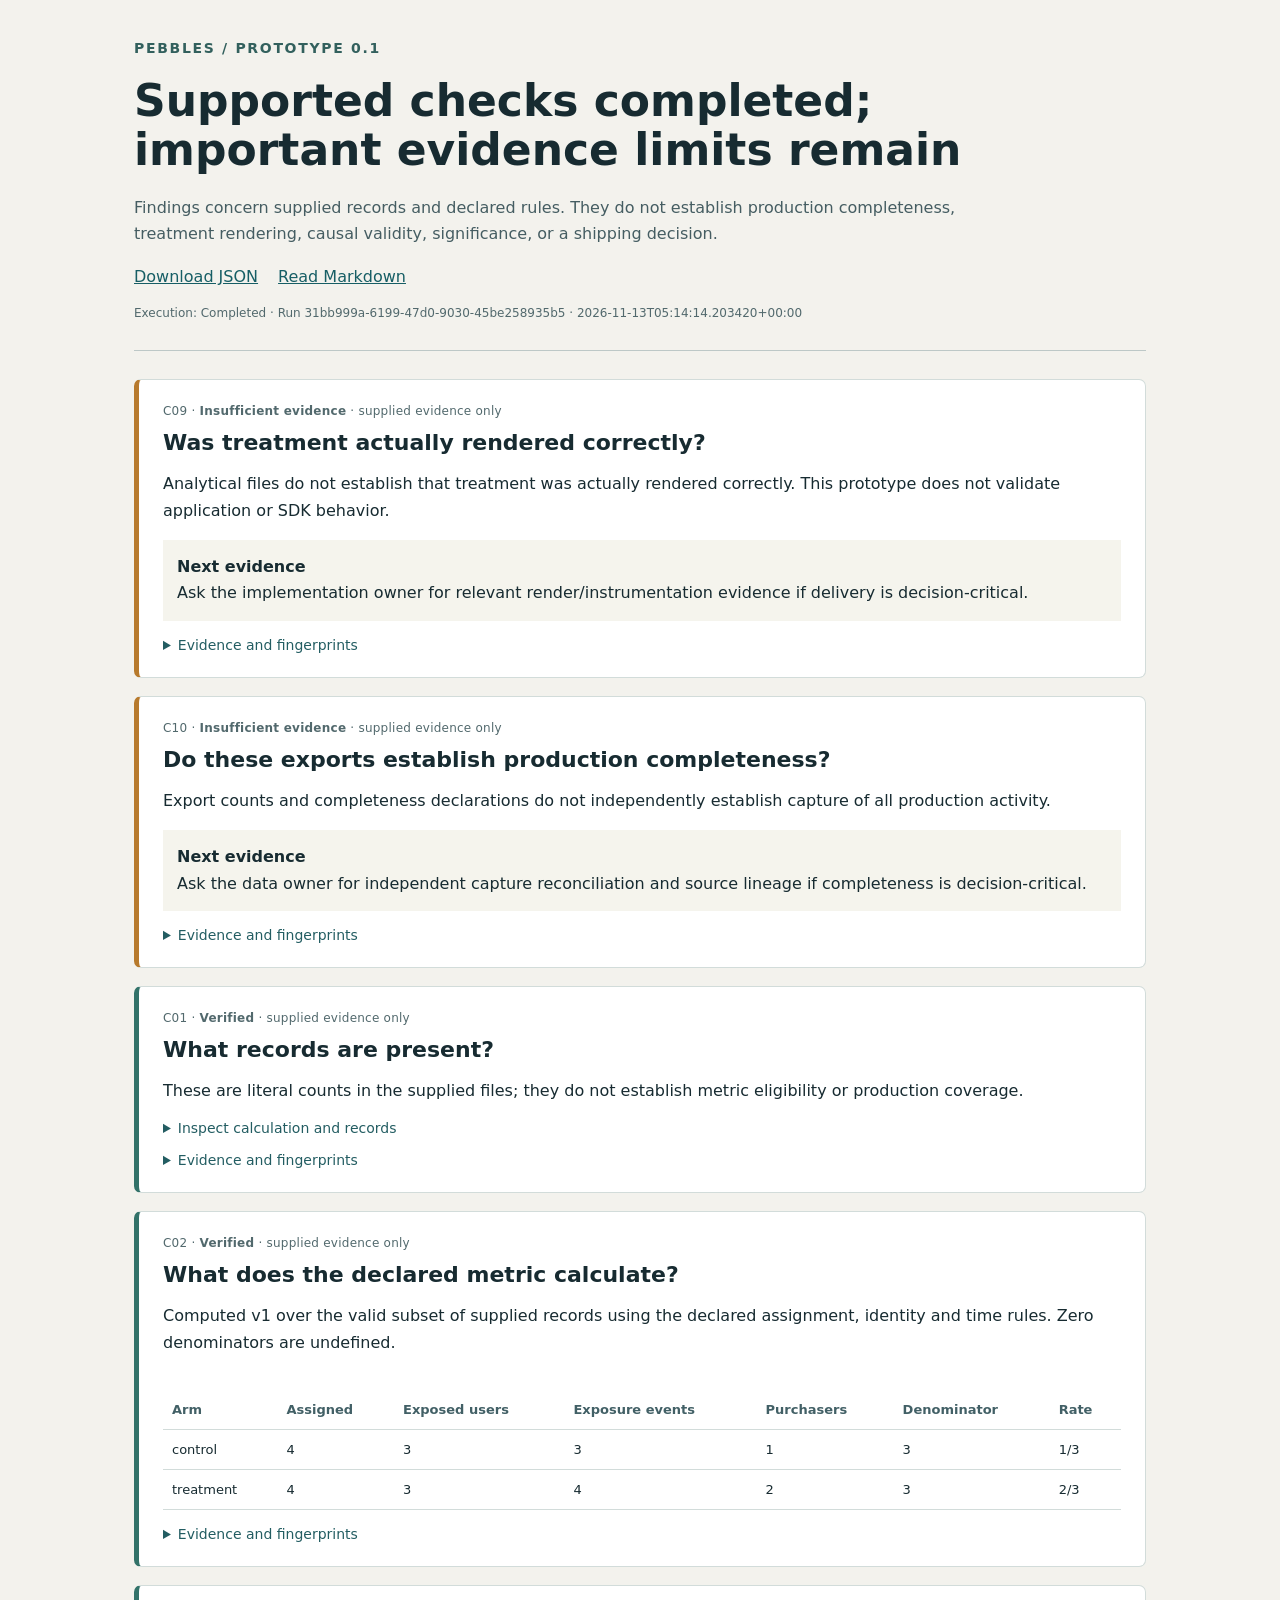
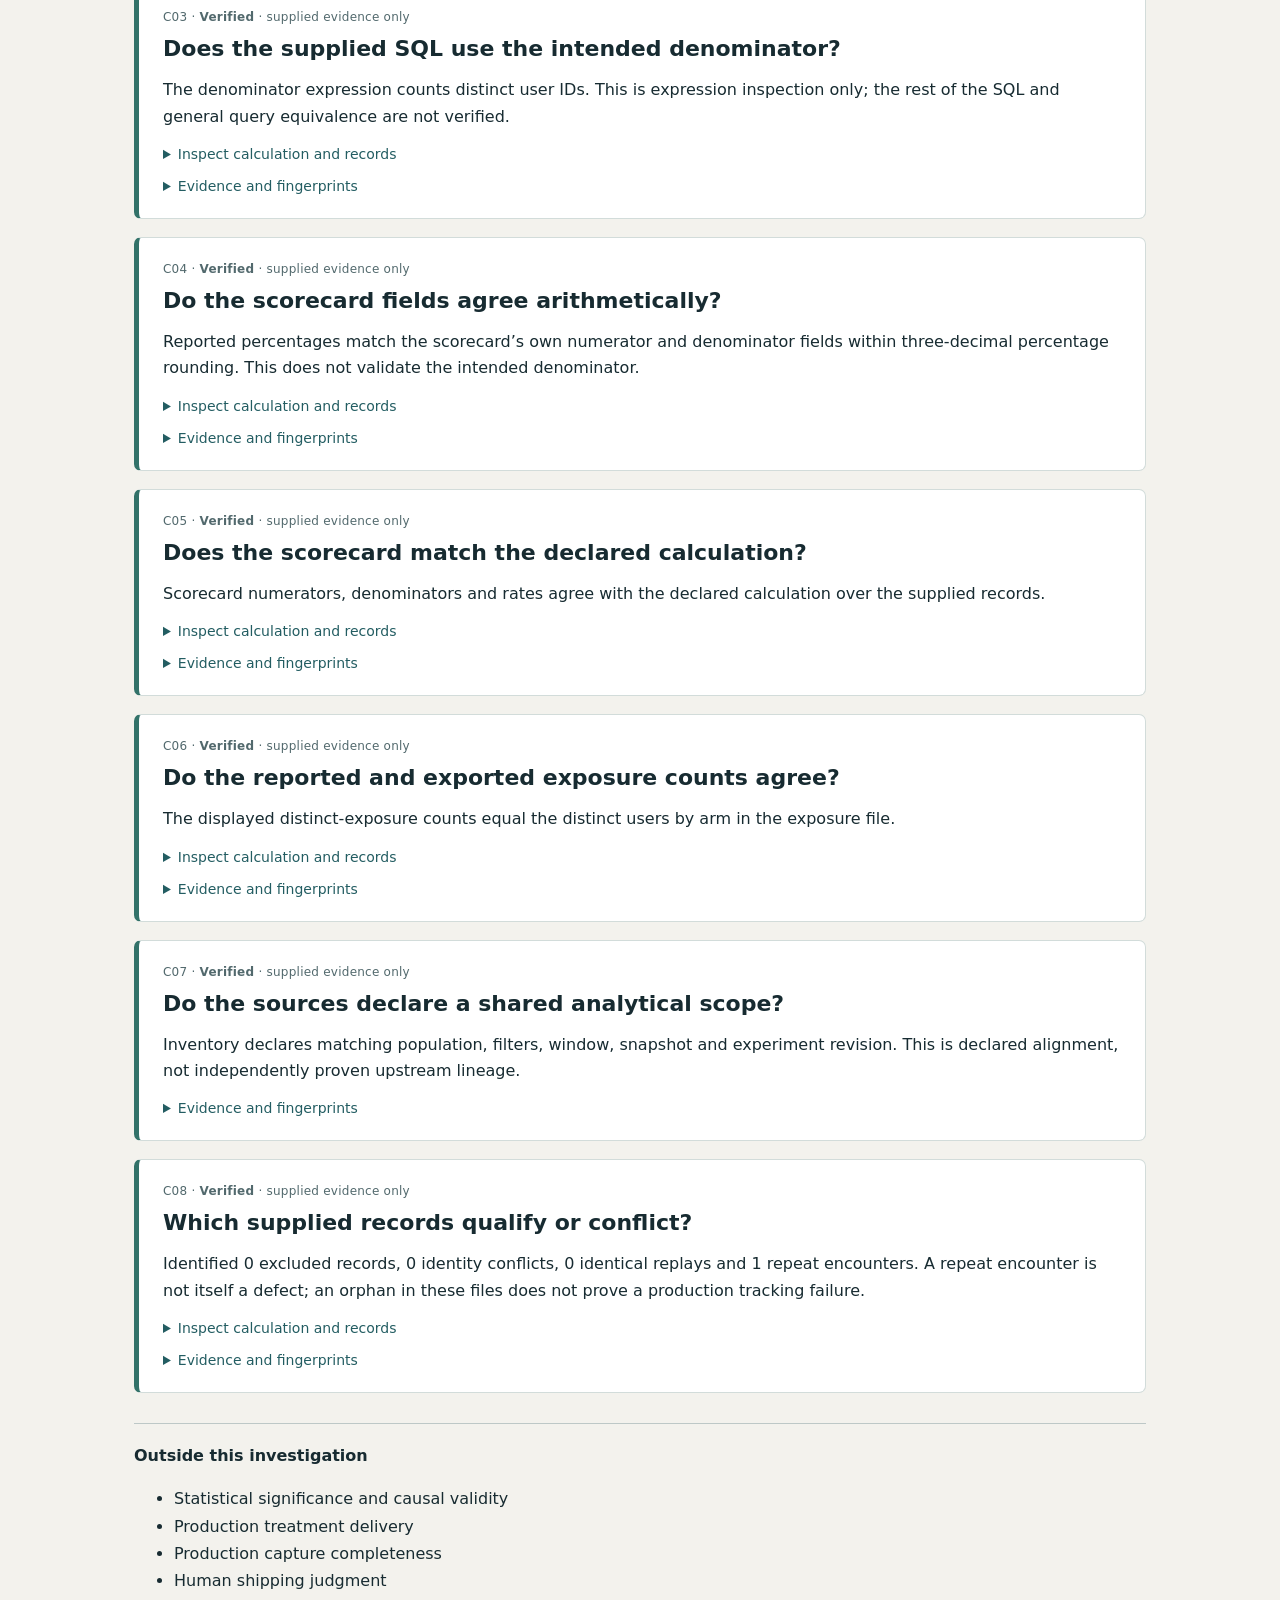
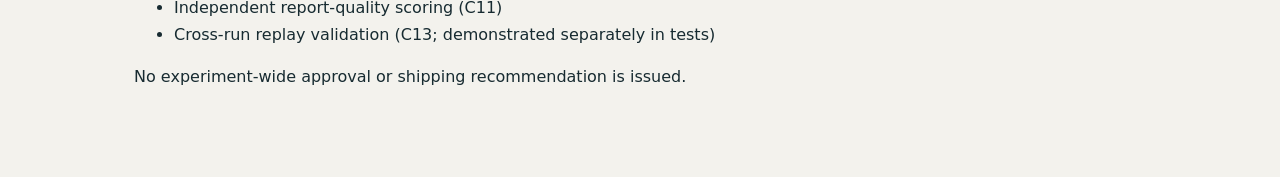
<file: demo/clean-repeat/report.html>
<!doctype html><html lang="en"><head><meta charset="utf-8"><meta name="viewport" content="width=device-width,initial-scale=1"><title>Pebbles · Evidence investigation</title><style>
:root{color-scheme:light;font-family:system-ui,-apple-system,sans-serif;color:#172b31;background:#f3f2ed}*{box-sizing:border-box}body{margin:0}main{max-width:1060px;margin:auto;padding:40px 24px 70px}header{border-bottom:1px solid #bdc8c7;padding-bottom:30px;margin-bottom:28px}.brand{font-weight:700;letter-spacing:.12em;font-size:14px;color:#32605d}h1{font-size:clamp(28px,4vw,44px);line-height:1.12;max-width:850px;margin:20px 0}h2{font-size:22px;margin:12px 0}p{line-height:1.65}.scope{max-width:850px;color:#455d62}a{color:#165e65}nav{display:flex;gap:20px;margin:20px 0}.run{font-size:12px;overflow-wrap:anywhere;color:#52696d}article{background:#fff;border:1px solid #d2dcda;border-left:5px solid #b77a2d;border-radius:7px;padding:24px;margin:18px 0}.failed{border-left-color:#b64735}.verified{border-left-color:#327269}.meta{font-size:12px;letter-spacing:.02em;color:#52696d}.next{background:#f5f4ed;padding:14px}details{margin-top:16px;font-size:14px}summary{cursor:pointer;color:#235d62}pre{white-space:pre-wrap;overflow-wrap:anywhere;padding:16px;background:#f4f7f6;font-size:12px}code{display:block;font-size:11px;overflow-wrap:anywhere;margin:5px 0 12px;color:#52696d}table{border-collapse:collapse;width:100%;font-size:13px;margin-top:18px}th,td{text-align:left;padding:12px 9px;border-bottom:1px solid #d2dcda}th{color:#426066}.scroll{overflow-x:auto}footer{border-top:1px solid #bdc8c7;margin-top:30px;padding-top:18px;line-height:1.7}@media print{body{background:white}details{display:block}article{break-inside:avoid}nav{display:none}}
</style></head><body><main><header><div class="brand">PEBBLES / PROTOTYPE 0.1</div><h1>Supported checks completed; important evidence limits remain</h1><p class="scope">Findings concern supplied records and declared rules. They do not establish production completeness, treatment rendering, causal validity, significance, or a shipping decision.</p><nav><a href="report.json">Download JSON</a><a href="report.md">Read Markdown</a></nav><div class="run">Execution: Completed · Run 31bb999a-6199-47d0-9030-45be258935b5 · 2026-11-13T05:14:14.203420+00:00</div></header><article class="unknown"><div class="meta">C09 · <strong>Insufficient evidence</strong> · supplied evidence only</div><h2>Was treatment actually rendered correctly?</h2><p>Analytical files do not establish that treatment was actually rendered correctly. This prototype does not validate application or SDK behavior.</p><p class="next"><strong>Next evidence</strong><br>Ask the implementation owner for relevant render/instrumentation evidence if delivery is decision-critical.</p><details><summary>Evidence and fingerprints</summary><ul><li><strong>inventory.json</strong> · /<code>6c4506fd9f5e05f754140dc2cdcab2bb73735cdccbbf9d86741e00d24c5c32bb</code></li></ul></details></article><article class="unknown"><div class="meta">C10 · <strong>Insufficient evidence</strong> · supplied evidence only</div><h2>Do these exports establish production completeness?</h2><p>Export counts and completeness declarations do not independently establish capture of all production activity.</p><p class="next"><strong>Next evidence</strong><br>Ask the data owner for independent capture reconciliation and source lineage if completeness is decision-critical.</p><details><summary>Evidence and fingerprints</summary><ul><li><strong>inventory.json</strong> · /<code>6c4506fd9f5e05f754140dc2cdcab2bb73735cdccbbf9d86741e00d24c5c32bb</code></li></ul></details></article><article class="verified"><div class="meta">C01 · <strong>Verified</strong> · supplied evidence only</div><h2>What records are present?</h2><p>These are literal counts in the supplied files; they do not establish metric eligibility or production coverage.</p><details><summary>Inspect calculation and records</summary><pre>{
  &quot;assignments.jsonl&quot;: {
    &quot;rows&quot;: 8,
    &quot;distinct_users&quot;: 8
  },
  &quot;exposures.jsonl&quot;: {
    &quot;rows&quot;: 7,
    &quot;distinct_users&quot;: 6
  },
  &quot;outcomes.jsonl&quot;: {
    &quot;rows&quot;: 3,
    &quot;distinct_users&quot;: 3
  }
}</pre></details><details><summary>Evidence and fingerprints</summary><ul><li><strong>assignments.jsonl</strong> · all records<code>57ad938acfa6bedcb3c6c8fa6faaedf6cf19c4ae985bc2ffaf080dfd623d9f92</code></li><li><strong>exposures.jsonl</strong> · all records<code>fd7bfae7b324833d5b488610160c736d7b6898ea8ab49ccdc6b5e00d43928c90</code></li><li><strong>outcomes.jsonl</strong> · all records<code>5391039c97729fbf33f18426704deba8f540cf99600061318dca4e2cb44e8b9c</code></li></ul></details></article><article class="verified"><div class="meta">C02 · <strong>Verified</strong> · supplied evidence only</div><h2>What does the declared metric calculate?</h2><p>Computed v1 over the valid subset of supplied records using the declared assignment, identity and time rules. Zero denominators are undefined.</p><div class="scroll"><table><thead><tr><th>Arm</th><th>Assigned</th><th>Exposed users</th><th>Exposure events</th><th>Purchasers</th><th>Denominator</th><th>Rate</th></tr></thead><tbody><tr><td>control</td><td>4</td><td>3</td><td>3</td><td>1</td><td>3</td><td>1/3</td></tr><tr><td>treatment</td><td>4</td><td>3</td><td>4</td><td>2</td><td>3</td><td>2/3</td></tr></tbody></table></div><details><summary>Evidence and fingerprints</summary><ul><li><strong>configuration.json</strong> · /<code>465e98c2ba53f73f8a9c0cb3fcc94449674005fe13d7edfb9b306c37098a44b5</code></li><li><strong>metric.json</strong> · /<code>120e51d60c4c77413d81dcf4087601dd5052d831169003e8e9ebf2745d4c4181</code></li><li><strong>assignments.jsonl</strong> · all records<code>57ad938acfa6bedcb3c6c8fa6faaedf6cf19c4ae985bc2ffaf080dfd623d9f92</code></li><li><strong>exposures.jsonl</strong> · all records<code>fd7bfae7b324833d5b488610160c736d7b6898ea8ab49ccdc6b5e00d43928c90</code></li><li><strong>outcomes.jsonl</strong> · all records<code>5391039c97729fbf33f18426704deba8f540cf99600061318dca4e2cb44e8b9c</code></li></ul></details></article><article class="verified"><div class="meta">C03 · <strong>Verified</strong> · supplied evidence only</div><h2>Does the supplied SQL use the intended denominator?</h2><p>The denominator expression counts distinct user IDs. This is expression inspection only; the rest of the SQL and general query equivalence are not verified.</p><details><summary>Inspect calculation and records</summary><pre>{
  &quot;expression&quot;: &quot;COUNT(DISTINCT user_id)&quot;
}</pre></details><details><summary>Evidence and fingerprints</summary><ul><li><strong>metric.json</strong> · /<code>120e51d60c4c77413d81dcf4087601dd5052d831169003e8e9ebf2745d4c4181</code></li><li><strong>metric.sql</strong> · /<code>7a19f0bacda89981956cda9e2757b2d532d47ea07c801a3b4174c4e42be84afc</code></li></ul></details></article><article class="verified"><div class="meta">C04 · <strong>Verified</strong> · supplied evidence only</div><h2>Do the scorecard fields agree arithmetically?</h2><p>Reported percentages match the scorecard’s own numerator and denominator fields within three-decimal percentage rounding. This does not validate the intended denominator.</p><details><summary>Inspect calculation and records</summary><pre>{
  &quot;control&quot;: {
    &quot;denominator&quot;: 3,
    &quot;distinct_exposed&quot;: 3,
    &quot;numerator&quot;: 1,
    &quot;rate_percent&quot;: 33.333
  },
  &quot;treatment&quot;: {
    &quot;denominator&quot;: 3,
    &quot;distinct_exposed&quot;: 3,
    &quot;numerator&quot;: 2,
    &quot;rate_percent&quot;: 66.667
  }
}</pre></details><details><summary>Evidence and fingerprints</summary><ul><li><strong>scorecard.json</strong> · /<code>48c8da890ae5180aa22d42853132e48dd9b8010e5db1014a65ca60835e3b14da</code></li></ul></details></article><article class="verified"><div class="meta">C05 · <strong>Verified</strong> · supplied evidence only</div><h2>Does the scorecard match the declared calculation?</h2><p>Scorecard numerators, denominators and rates agree with the declared calculation over the supplied records.</p><details><summary>Inspect calculation and records</summary><pre>{
  &quot;computed&quot;: {
    &quot;control&quot;: {
      &quot;assigned&quot;: 4,
      &quot;distinct_exposed&quot;: 3,
      &quot;exposure_rows&quot;: 3,
      &quot;numerator&quot;: 1,
      &quot;denominator&quot;: 3,
      &quot;rate&quot;: &quot;1/3&quot;,
      &quot;rate_percent&quot;: 33.333
    },
    &quot;treatment&quot;: {
      &quot;assigned&quot;: 4,
      &quot;distinct_exposed&quot;: 3,
      &quot;exposure_rows&quot;: 4,
      &quot;numerator&quot;: 2,
      &quot;denominator&quot;: 3,
      &quot;rate&quot;: &quot;2/3&quot;,
      &quot;rate_percent&quot;: 66.667
    }
  },
  &quot;reported&quot;: {
    &quot;control&quot;: {
      &quot;denominator&quot;: 3,
      &quot;distinct_exposed&quot;: 3,
      &quot;numerator&quot;: 1,
      &quot;rate_percent&quot;: 33.333
    },
    &quot;treatment&quot;: {
      &quot;denominator&quot;: 3,
      &quot;distinct_exposed&quot;: 3,
      &quot;numerator&quot;: 2,
      &quot;rate_percent&quot;: 66.667
    }
  }
}</pre></details><details><summary>Evidence and fingerprints</summary><ul><li><strong>configuration.json</strong> · /<code>465e98c2ba53f73f8a9c0cb3fcc94449674005fe13d7edfb9b306c37098a44b5</code></li><li><strong>metric.json</strong> · /<code>120e51d60c4c77413d81dcf4087601dd5052d831169003e8e9ebf2745d4c4181</code></li><li><strong>assignments.jsonl</strong> · all records<code>57ad938acfa6bedcb3c6c8fa6faaedf6cf19c4ae985bc2ffaf080dfd623d9f92</code></li><li><strong>exposures.jsonl</strong> · all records<code>fd7bfae7b324833d5b488610160c736d7b6898ea8ab49ccdc6b5e00d43928c90</code></li><li><strong>outcomes.jsonl</strong> · all records<code>5391039c97729fbf33f18426704deba8f540cf99600061318dca4e2cb44e8b9c</code></li><li><strong>scorecard.json</strong> · /<code>48c8da890ae5180aa22d42853132e48dd9b8010e5db1014a65ca60835e3b14da</code></li><li><strong>inventory.json</strong> · /<code>6c4506fd9f5e05f754140dc2cdcab2bb73735cdccbbf9d86741e00d24c5c32bb</code></li></ul></details></article><article class="verified"><div class="meta">C06 · <strong>Verified</strong> · supplied evidence only</div><h2>Do the reported and exported exposure counts agree?</h2><p>The displayed distinct-exposure counts equal the distinct users by arm in the exposure file.</p><details><summary>Inspect calculation and records</summary><pre>{
  &quot;control&quot;: {
    &quot;reported_distinct_exposed&quot;: 3,
    &quot;export_distinct_users&quot;: 3
  },
  &quot;treatment&quot;: {
    &quot;reported_distinct_exposed&quot;: 3,
    &quot;export_distinct_users&quot;: 3
  }
}</pre></details><details><summary>Evidence and fingerprints</summary><ul><li><strong>scorecard.json</strong> · /<code>48c8da890ae5180aa22d42853132e48dd9b8010e5db1014a65ca60835e3b14da</code></li><li><strong>exposures.jsonl</strong> · all records<code>fd7bfae7b324833d5b488610160c736d7b6898ea8ab49ccdc6b5e00d43928c90</code></li></ul></details></article><article class="verified"><div class="meta">C07 · <strong>Verified</strong> · supplied evidence only</div><h2>Do the sources declare a shared analytical scope?</h2><p>Inventory declares matching population, filters, window, snapshot and experiment revision. This is declared alignment, not independently proven upstream lineage.</p><details><summary>Evidence and fingerprints</summary><ul><li><strong>inventory.json</strong> · /<code>6c4506fd9f5e05f754140dc2cdcab2bb73735cdccbbf9d86741e00d24c5c32bb</code></li><li><strong>configuration.json</strong> · /<code>465e98c2ba53f73f8a9c0cb3fcc94449674005fe13d7edfb9b306c37098a44b5</code></li><li><strong>metric.json</strong> · /<code>120e51d60c4c77413d81dcf4087601dd5052d831169003e8e9ebf2745d4c4181</code></li></ul></details></article><article class="verified"><div class="meta">C08 · <strong>Verified</strong> · supplied evidence only</div><h2>Which supplied records qualify or conflict?</h2><p>Identified 0 excluded records, 0 identity conflicts, 0 identical replays and 1 repeat encounters. A repeat encounter is not itself a defect; an orphan in these files does not prove a production tracking failure.</p><details><summary>Inspect calculation and records</summary><pre>{
  &quot;excluded&quot;: [],
  &quot;conflicts&quot;: [],
  &quot;identical_replays&quot;: 0,
  &quot;repeat_encounters&quot;: 1
}</pre></details><details><summary>Evidence and fingerprints</summary><ul><li><strong>configuration.json</strong> · /<code>465e98c2ba53f73f8a9c0cb3fcc94449674005fe13d7edfb9b306c37098a44b5</code></li><li><strong>metric.json</strong> · /<code>120e51d60c4c77413d81dcf4087601dd5052d831169003e8e9ebf2745d4c4181</code></li><li><strong>assignments.jsonl</strong> · all records<code>57ad938acfa6bedcb3c6c8fa6faaedf6cf19c4ae985bc2ffaf080dfd623d9f92</code></li><li><strong>exposures.jsonl</strong> · all records<code>fd7bfae7b324833d5b488610160c736d7b6898ea8ab49ccdc6b5e00d43928c90</code></li><li><strong>outcomes.jsonl</strong> · all records<code>5391039c97729fbf33f18426704deba8f540cf99600061318dca4e2cb44e8b9c</code></li></ul></details></article><footer><strong>Outside this investigation</strong><ul><li>Statistical significance and causal validity</li><li>Production treatment delivery</li><li>Production capture completeness</li><li>Human shipping judgment</li><li>Independent report-quality scoring (C11)</li><li>Cross-run replay validation (C13; demonstrated separately in tests)</li></ul><p>No experiment-wide approval or shipping recommendation is issued.</p></footer></main></body></html>
</file>
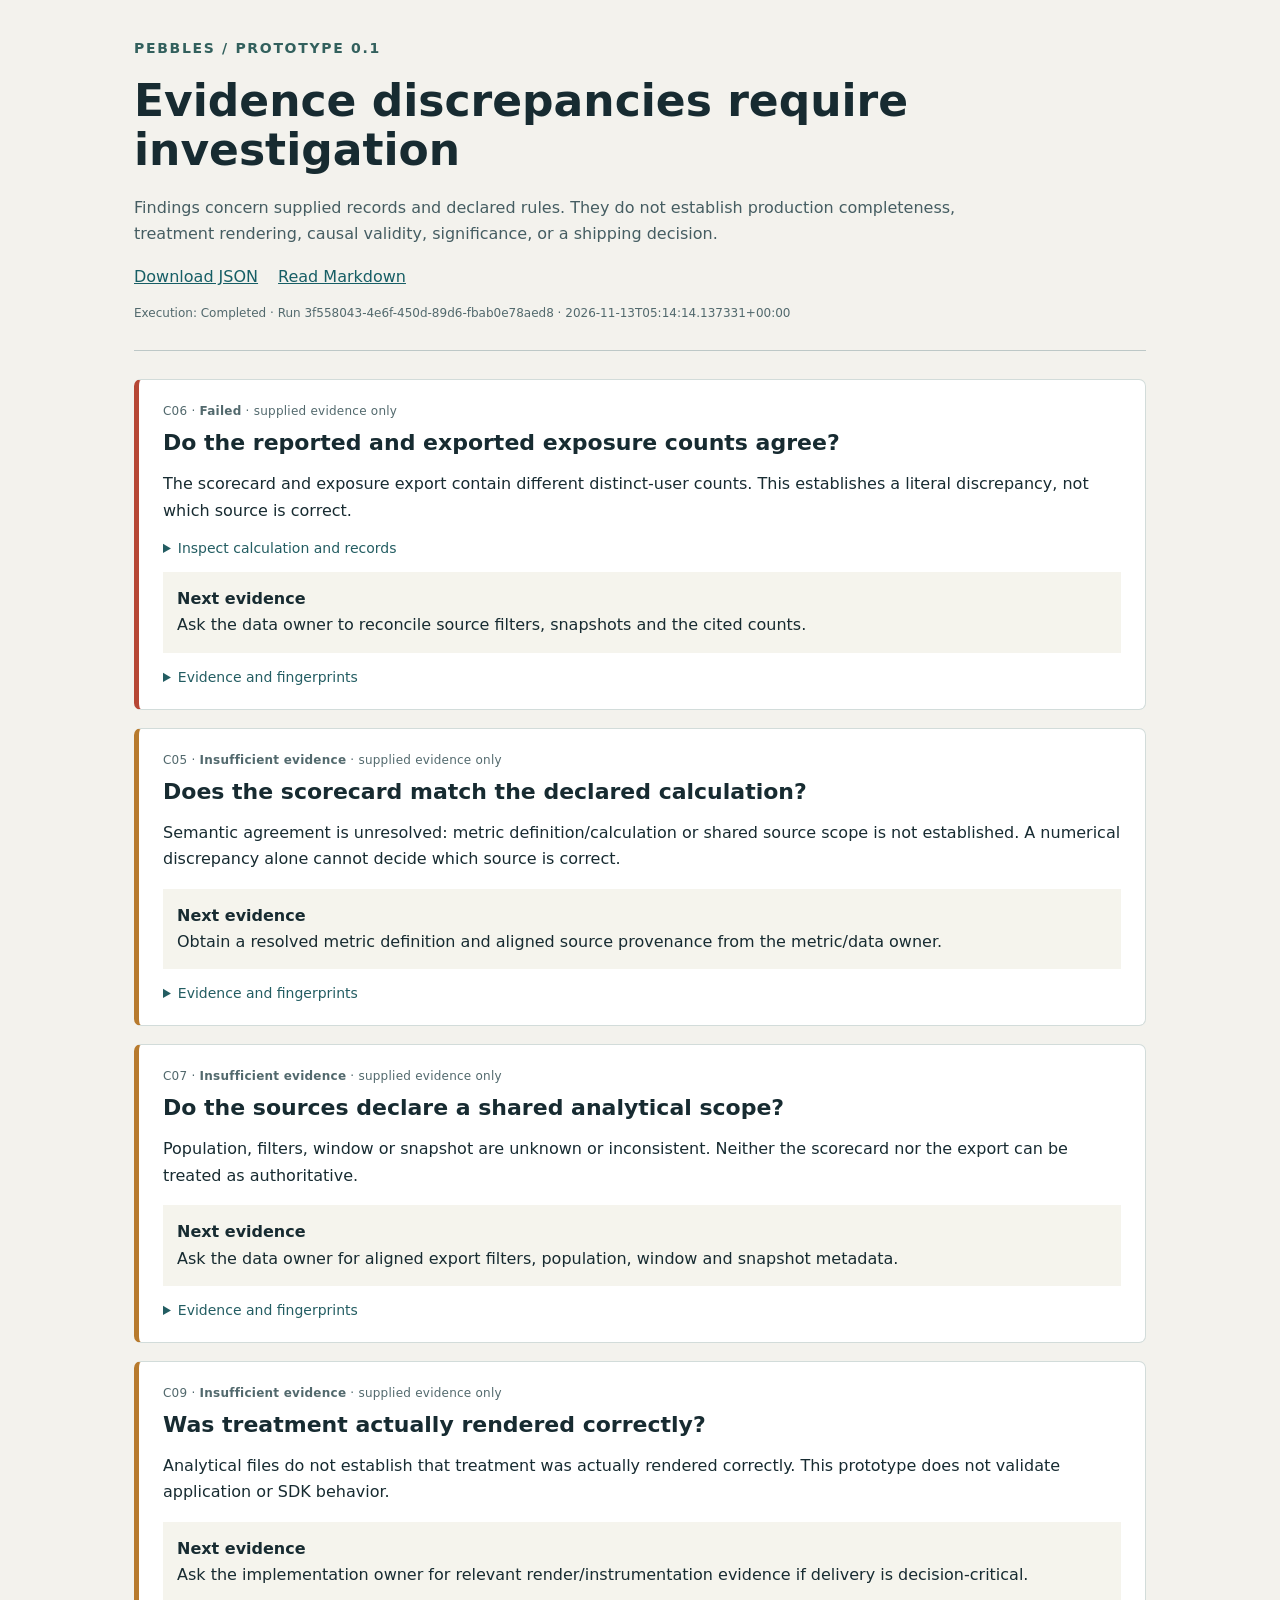
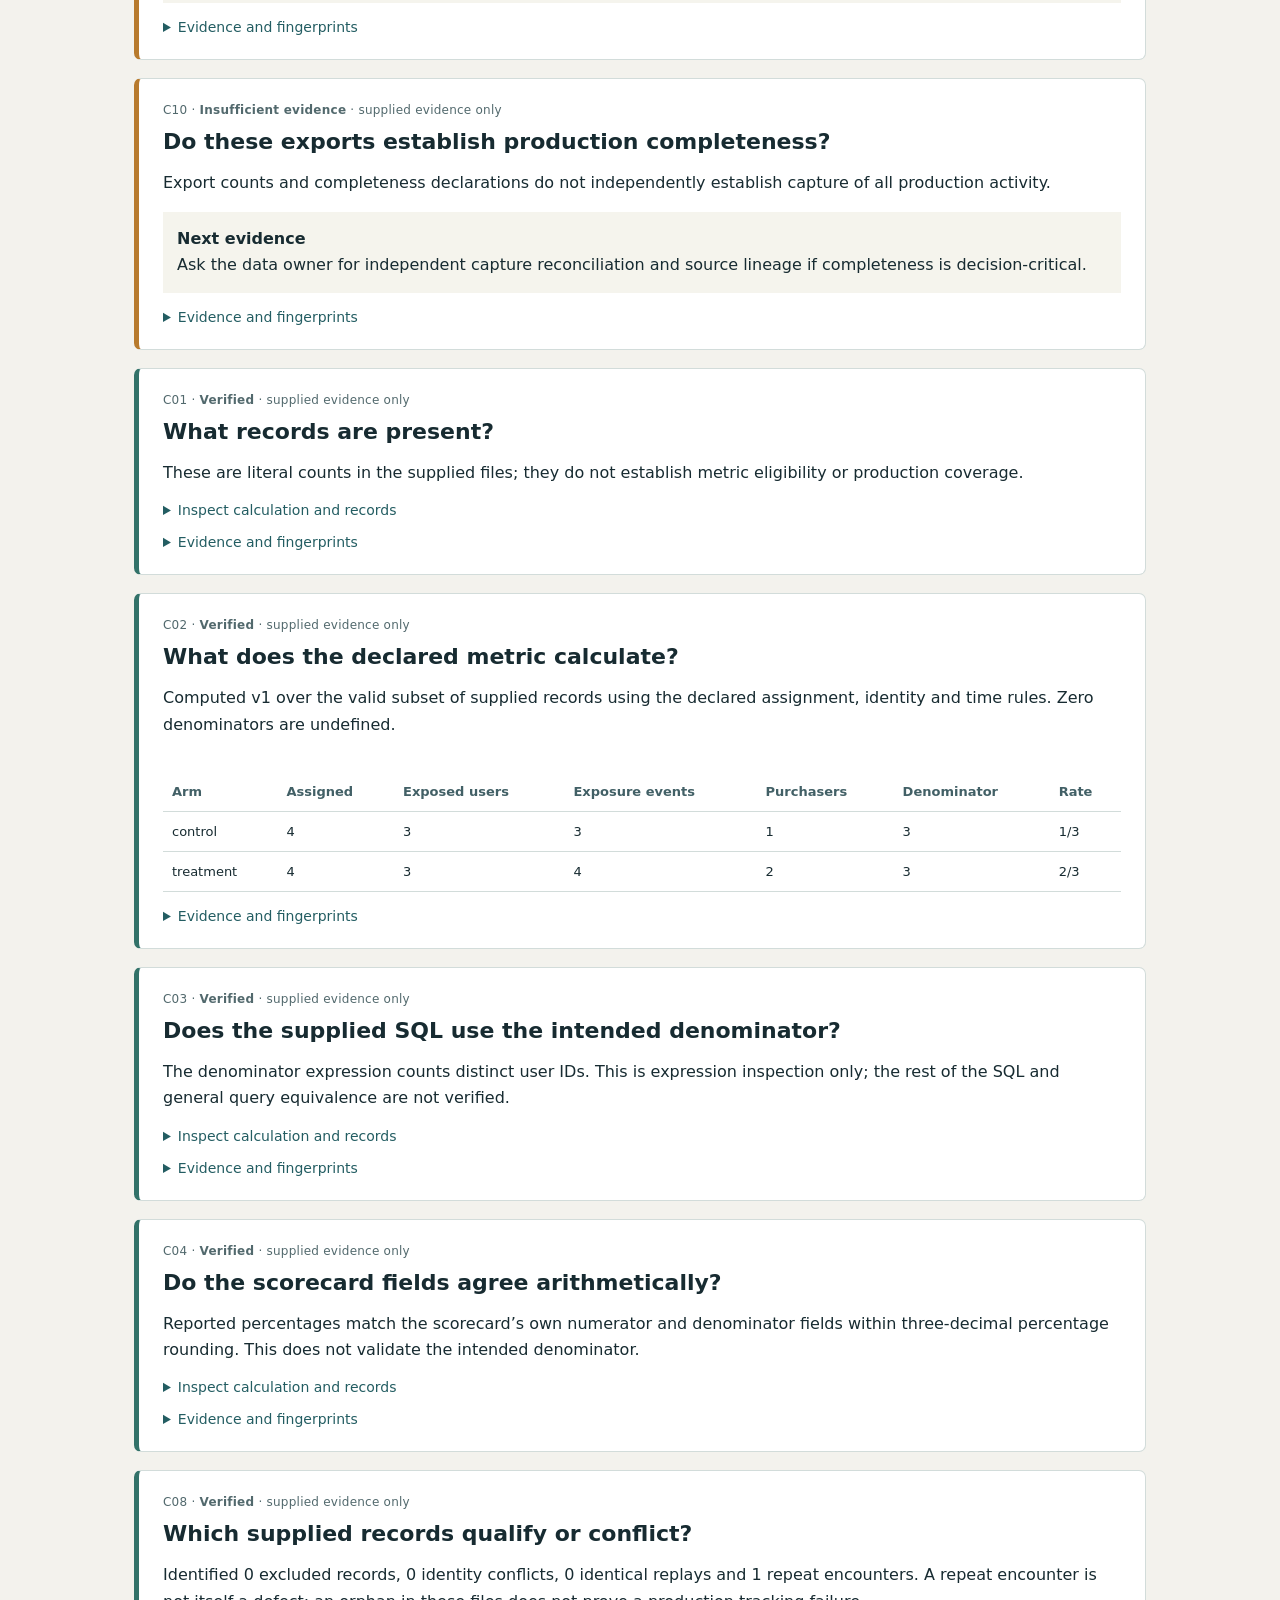
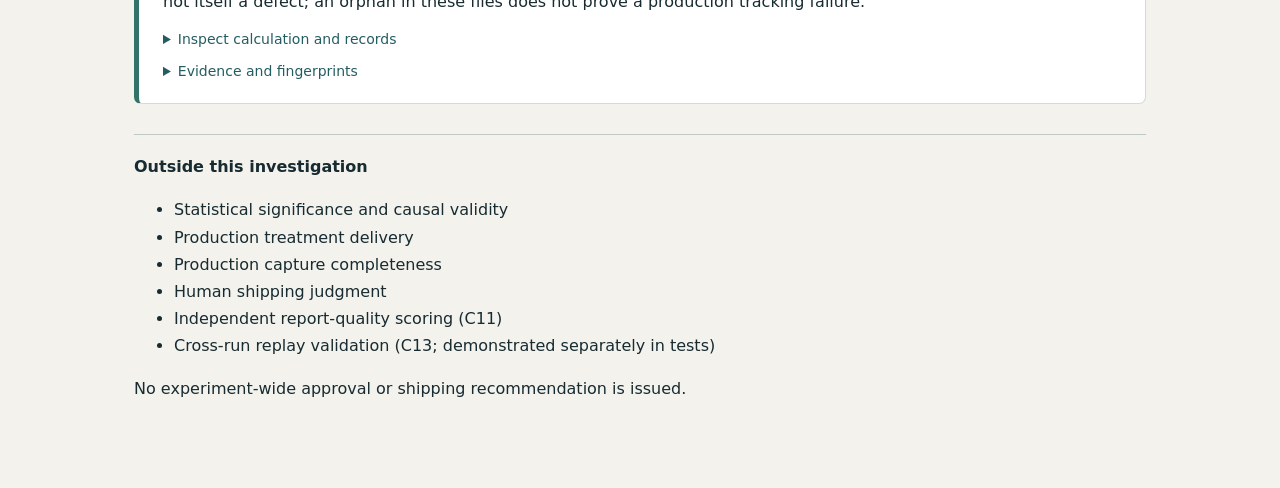
<file: demo/conflicting-sources/report.html>
<!doctype html><html lang="en"><head><meta charset="utf-8"><meta name="viewport" content="width=device-width,initial-scale=1"><title>Pebbles · Evidence investigation</title><style>
:root{color-scheme:light;font-family:system-ui,-apple-system,sans-serif;color:#172b31;background:#f3f2ed}*{box-sizing:border-box}body{margin:0}main{max-width:1060px;margin:auto;padding:40px 24px 70px}header{border-bottom:1px solid #bdc8c7;padding-bottom:30px;margin-bottom:28px}.brand{font-weight:700;letter-spacing:.12em;font-size:14px;color:#32605d}h1{font-size:clamp(28px,4vw,44px);line-height:1.12;max-width:850px;margin:20px 0}h2{font-size:22px;margin:12px 0}p{line-height:1.65}.scope{max-width:850px;color:#455d62}a{color:#165e65}nav{display:flex;gap:20px;margin:20px 0}.run{font-size:12px;overflow-wrap:anywhere;color:#52696d}article{background:#fff;border:1px solid #d2dcda;border-left:5px solid #b77a2d;border-radius:7px;padding:24px;margin:18px 0}.failed{border-left-color:#b64735}.verified{border-left-color:#327269}.meta{font-size:12px;letter-spacing:.02em;color:#52696d}.next{background:#f5f4ed;padding:14px}details{margin-top:16px;font-size:14px}summary{cursor:pointer;color:#235d62}pre{white-space:pre-wrap;overflow-wrap:anywhere;padding:16px;background:#f4f7f6;font-size:12px}code{display:block;font-size:11px;overflow-wrap:anywhere;margin:5px 0 12px;color:#52696d}table{border-collapse:collapse;width:100%;font-size:13px;margin-top:18px}th,td{text-align:left;padding:12px 9px;border-bottom:1px solid #d2dcda}th{color:#426066}.scroll{overflow-x:auto}footer{border-top:1px solid #bdc8c7;margin-top:30px;padding-top:18px;line-height:1.7}@media print{body{background:white}details{display:block}article{break-inside:avoid}nav{display:none}}
</style></head><body><main><header><div class="brand">PEBBLES / PROTOTYPE 0.1</div><h1>Evidence discrepancies require investigation</h1><p class="scope">Findings concern supplied records and declared rules. They do not establish production completeness, treatment rendering, causal validity, significance, or a shipping decision.</p><nav><a href="report.json">Download JSON</a><a href="report.md">Read Markdown</a></nav><div class="run">Execution: Completed · Run 3f558043-4e6f-450d-89d6-fbab0e78aed8 · 2026-11-13T05:14:14.137331+00:00</div></header><article class="failed"><div class="meta">C06 · <strong>Failed</strong> · supplied evidence only</div><h2>Do the reported and exported exposure counts agree?</h2><p>The scorecard and exposure export contain different distinct-user counts. This establishes a literal discrepancy, not which source is correct.</p><details><summary>Inspect calculation and records</summary><pre>{
  &quot;control&quot;: {
    &quot;reported_distinct_exposed&quot;: 3,
    &quot;export_distinct_users&quot;: 3
  },
  &quot;treatment&quot;: {
    &quot;reported_distinct_exposed&quot;: 4,
    &quot;export_distinct_users&quot;: 3
  }
}</pre></details><p class="next"><strong>Next evidence</strong><br>Ask the data owner to reconcile source filters, snapshots and the cited counts.</p><details><summary>Evidence and fingerprints</summary><ul><li><strong>scorecard.json</strong> · /<code>e85279e92979999bc47f80b23d53a10ec354f326f1246824dfaf84975689d3b3</code></li><li><strong>exposures.jsonl</strong> · all records<code>fd7bfae7b324833d5b488610160c736d7b6898ea8ab49ccdc6b5e00d43928c90</code></li></ul></details></article><article class="unknown"><div class="meta">C05 · <strong>Insufficient evidence</strong> · supplied evidence only</div><h2>Does the scorecard match the declared calculation?</h2><p>Semantic agreement is unresolved: metric definition/calculation or shared source scope is not established. A numerical discrepancy alone cannot decide which source is correct.</p><p class="next"><strong>Next evidence</strong><br>Obtain a resolved metric definition and aligned source provenance from the metric/data owner.</p><details><summary>Evidence and fingerprints</summary><ul><li><strong>configuration.json</strong> · /<code>465e98c2ba53f73f8a9c0cb3fcc94449674005fe13d7edfb9b306c37098a44b5</code></li><li><strong>metric.json</strong> · /<code>120e51d60c4c77413d81dcf4087601dd5052d831169003e8e9ebf2745d4c4181</code></li><li><strong>assignments.jsonl</strong> · all records<code>57ad938acfa6bedcb3c6c8fa6faaedf6cf19c4ae985bc2ffaf080dfd623d9f92</code></li><li><strong>exposures.jsonl</strong> · all records<code>fd7bfae7b324833d5b488610160c736d7b6898ea8ab49ccdc6b5e00d43928c90</code></li><li><strong>outcomes.jsonl</strong> · all records<code>5391039c97729fbf33f18426704deba8f540cf99600061318dca4e2cb44e8b9c</code></li><li><strong>scorecard.json</strong> · /<code>e85279e92979999bc47f80b23d53a10ec354f326f1246824dfaf84975689d3b3</code></li><li><strong>inventory.json</strong> · /<code>5ad004fef4f3fd271814a564552df7b3a16dfe4ac9906e3edc239910b5086e99</code></li></ul></details></article><article class="unknown"><div class="meta">C07 · <strong>Insufficient evidence</strong> · supplied evidence only</div><h2>Do the sources declare a shared analytical scope?</h2><p>Population, filters, window or snapshot are unknown or inconsistent. Neither the scorecard nor the export can be treated as authoritative.</p><p class="next"><strong>Next evidence</strong><br>Ask the data owner for aligned export filters, population, window and snapshot metadata.</p><details><summary>Evidence and fingerprints</summary><ul><li><strong>inventory.json</strong> · /<code>5ad004fef4f3fd271814a564552df7b3a16dfe4ac9906e3edc239910b5086e99</code></li><li><strong>configuration.json</strong> · /<code>465e98c2ba53f73f8a9c0cb3fcc94449674005fe13d7edfb9b306c37098a44b5</code></li><li><strong>metric.json</strong> · /<code>120e51d60c4c77413d81dcf4087601dd5052d831169003e8e9ebf2745d4c4181</code></li></ul></details></article><article class="unknown"><div class="meta">C09 · <strong>Insufficient evidence</strong> · supplied evidence only</div><h2>Was treatment actually rendered correctly?</h2><p>Analytical files do not establish that treatment was actually rendered correctly. This prototype does not validate application or SDK behavior.</p><p class="next"><strong>Next evidence</strong><br>Ask the implementation owner for relevant render/instrumentation evidence if delivery is decision-critical.</p><details><summary>Evidence and fingerprints</summary><ul><li><strong>inventory.json</strong> · /<code>5ad004fef4f3fd271814a564552df7b3a16dfe4ac9906e3edc239910b5086e99</code></li></ul></details></article><article class="unknown"><div class="meta">C10 · <strong>Insufficient evidence</strong> · supplied evidence only</div><h2>Do these exports establish production completeness?</h2><p>Export counts and completeness declarations do not independently establish capture of all production activity.</p><p class="next"><strong>Next evidence</strong><br>Ask the data owner for independent capture reconciliation and source lineage if completeness is decision-critical.</p><details><summary>Evidence and fingerprints</summary><ul><li><strong>inventory.json</strong> · /<code>5ad004fef4f3fd271814a564552df7b3a16dfe4ac9906e3edc239910b5086e99</code></li></ul></details></article><article class="verified"><div class="meta">C01 · <strong>Verified</strong> · supplied evidence only</div><h2>What records are present?</h2><p>These are literal counts in the supplied files; they do not establish metric eligibility or production coverage.</p><details><summary>Inspect calculation and records</summary><pre>{
  &quot;assignments.jsonl&quot;: {
    &quot;rows&quot;: 8,
    &quot;distinct_users&quot;: 8
  },
  &quot;exposures.jsonl&quot;: {
    &quot;rows&quot;: 7,
    &quot;distinct_users&quot;: 6
  },
  &quot;outcomes.jsonl&quot;: {
    &quot;rows&quot;: 3,
    &quot;distinct_users&quot;: 3
  }
}</pre></details><details><summary>Evidence and fingerprints</summary><ul><li><strong>assignments.jsonl</strong> · all records<code>57ad938acfa6bedcb3c6c8fa6faaedf6cf19c4ae985bc2ffaf080dfd623d9f92</code></li><li><strong>exposures.jsonl</strong> · all records<code>fd7bfae7b324833d5b488610160c736d7b6898ea8ab49ccdc6b5e00d43928c90</code></li><li><strong>outcomes.jsonl</strong> · all records<code>5391039c97729fbf33f18426704deba8f540cf99600061318dca4e2cb44e8b9c</code></li></ul></details></article><article class="verified"><div class="meta">C02 · <strong>Verified</strong> · supplied evidence only</div><h2>What does the declared metric calculate?</h2><p>Computed v1 over the valid subset of supplied records using the declared assignment, identity and time rules. Zero denominators are undefined.</p><div class="scroll"><table><thead><tr><th>Arm</th><th>Assigned</th><th>Exposed users</th><th>Exposure events</th><th>Purchasers</th><th>Denominator</th><th>Rate</th></tr></thead><tbody><tr><td>control</td><td>4</td><td>3</td><td>3</td><td>1</td><td>3</td><td>1/3</td></tr><tr><td>treatment</td><td>4</td><td>3</td><td>4</td><td>2</td><td>3</td><td>2/3</td></tr></tbody></table></div><details><summary>Evidence and fingerprints</summary><ul><li><strong>configuration.json</strong> · /<code>465e98c2ba53f73f8a9c0cb3fcc94449674005fe13d7edfb9b306c37098a44b5</code></li><li><strong>metric.json</strong> · /<code>120e51d60c4c77413d81dcf4087601dd5052d831169003e8e9ebf2745d4c4181</code></li><li><strong>assignments.jsonl</strong> · all records<code>57ad938acfa6bedcb3c6c8fa6faaedf6cf19c4ae985bc2ffaf080dfd623d9f92</code></li><li><strong>exposures.jsonl</strong> · all records<code>fd7bfae7b324833d5b488610160c736d7b6898ea8ab49ccdc6b5e00d43928c90</code></li><li><strong>outcomes.jsonl</strong> · all records<code>5391039c97729fbf33f18426704deba8f540cf99600061318dca4e2cb44e8b9c</code></li></ul></details></article><article class="verified"><div class="meta">C03 · <strong>Verified</strong> · supplied evidence only</div><h2>Does the supplied SQL use the intended denominator?</h2><p>The denominator expression counts distinct user IDs. This is expression inspection only; the rest of the SQL and general query equivalence are not verified.</p><details><summary>Inspect calculation and records</summary><pre>{
  &quot;expression&quot;: &quot;COUNT(DISTINCT user_id)&quot;
}</pre></details><details><summary>Evidence and fingerprints</summary><ul><li><strong>metric.json</strong> · /<code>120e51d60c4c77413d81dcf4087601dd5052d831169003e8e9ebf2745d4c4181</code></li><li><strong>metric.sql</strong> · /<code>7a19f0bacda89981956cda9e2757b2d532d47ea07c801a3b4174c4e42be84afc</code></li></ul></details></article><article class="verified"><div class="meta">C04 · <strong>Verified</strong> · supplied evidence only</div><h2>Do the scorecard fields agree arithmetically?</h2><p>Reported percentages match the scorecard’s own numerator and denominator fields within three-decimal percentage rounding. This does not validate the intended denominator.</p><details><summary>Inspect calculation and records</summary><pre>{
  &quot;control&quot;: {
    &quot;denominator&quot;: 3,
    &quot;distinct_exposed&quot;: 3,
    &quot;numerator&quot;: 1,
    &quot;rate_percent&quot;: 33.333
  },
  &quot;treatment&quot;: {
    &quot;denominator&quot;: 3,
    &quot;distinct_exposed&quot;: 4,
    &quot;numerator&quot;: 2,
    &quot;rate_percent&quot;: 66.667
  }
}</pre></details><details><summary>Evidence and fingerprints</summary><ul><li><strong>scorecard.json</strong> · /<code>e85279e92979999bc47f80b23d53a10ec354f326f1246824dfaf84975689d3b3</code></li></ul></details></article><article class="verified"><div class="meta">C08 · <strong>Verified</strong> · supplied evidence only</div><h2>Which supplied records qualify or conflict?</h2><p>Identified 0 excluded records, 0 identity conflicts, 0 identical replays and 1 repeat encounters. A repeat encounter is not itself a defect; an orphan in these files does not prove a production tracking failure.</p><details><summary>Inspect calculation and records</summary><pre>{
  &quot;excluded&quot;: [],
  &quot;conflicts&quot;: [],
  &quot;identical_replays&quot;: 0,
  &quot;repeat_encounters&quot;: 1
}</pre></details><details><summary>Evidence and fingerprints</summary><ul><li><strong>configuration.json</strong> · /<code>465e98c2ba53f73f8a9c0cb3fcc94449674005fe13d7edfb9b306c37098a44b5</code></li><li><strong>metric.json</strong> · /<code>120e51d60c4c77413d81dcf4087601dd5052d831169003e8e9ebf2745d4c4181</code></li><li><strong>assignments.jsonl</strong> · all records<code>57ad938acfa6bedcb3c6c8fa6faaedf6cf19c4ae985bc2ffaf080dfd623d9f92</code></li><li><strong>exposures.jsonl</strong> · all records<code>fd7bfae7b324833d5b488610160c736d7b6898ea8ab49ccdc6b5e00d43928c90</code></li><li><strong>outcomes.jsonl</strong> · all records<code>5391039c97729fbf33f18426704deba8f540cf99600061318dca4e2cb44e8b9c</code></li></ul></details></article><footer><strong>Outside this investigation</strong><ul><li>Statistical significance and causal validity</li><li>Production treatment delivery</li><li>Production capture completeness</li><li>Human shipping judgment</li><li>Independent report-quality scoring (C11)</li><li>Cross-run replay validation (C13; demonstrated separately in tests)</li></ul><p>No experiment-wide approval or shipping recommendation is issued.</p></footer></main></body></html>
</file>
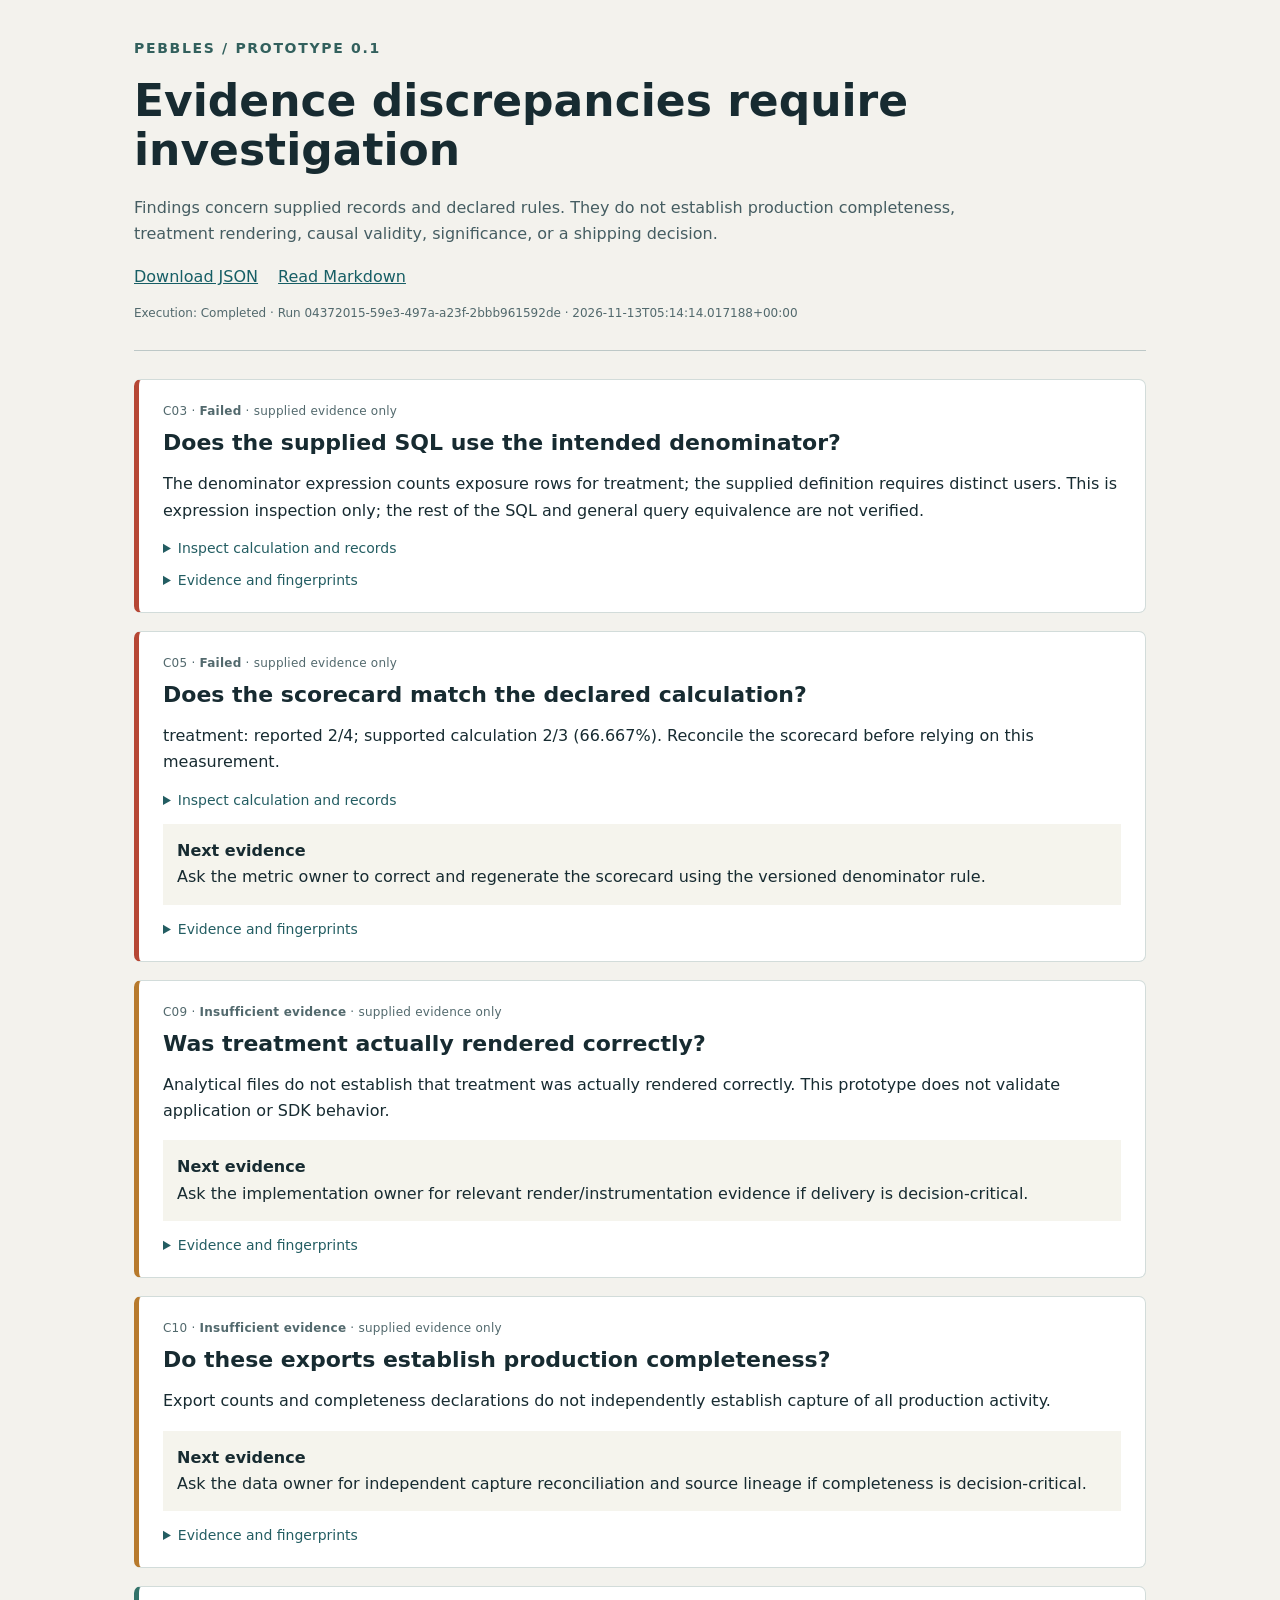
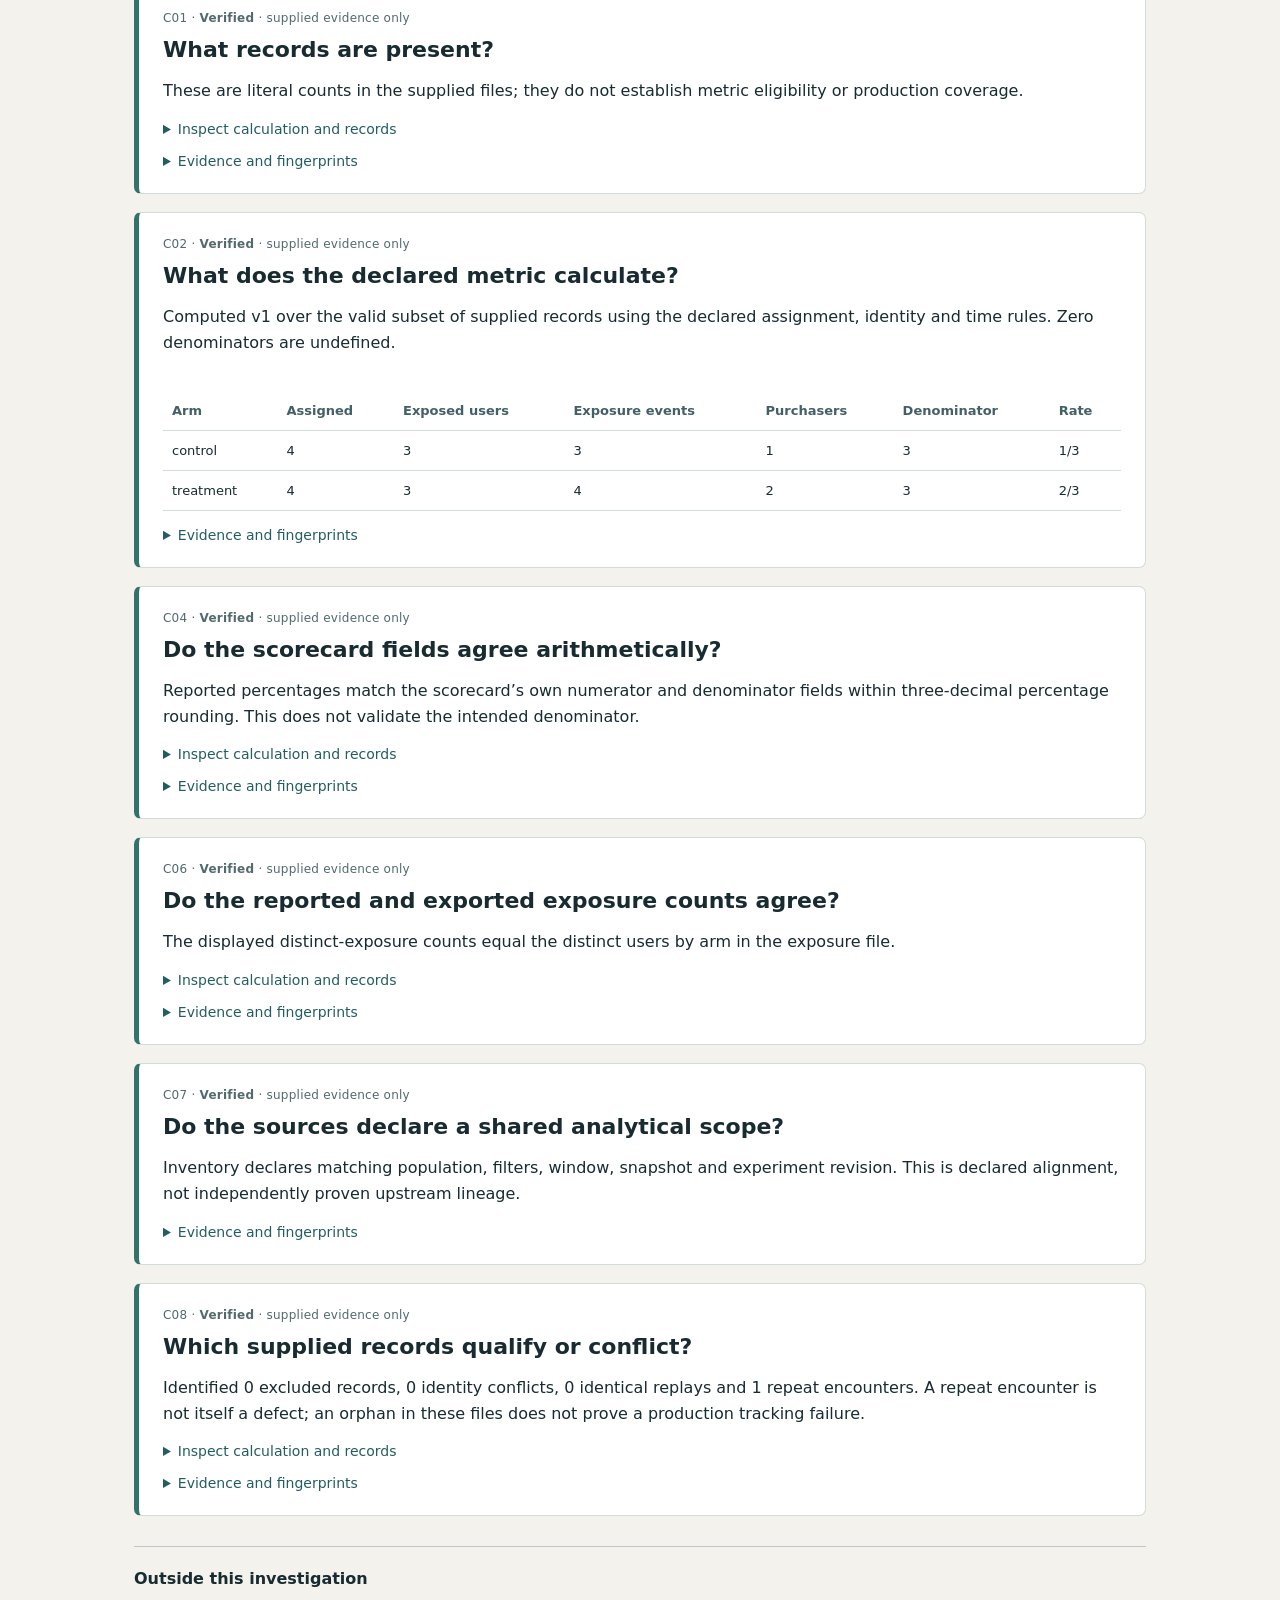
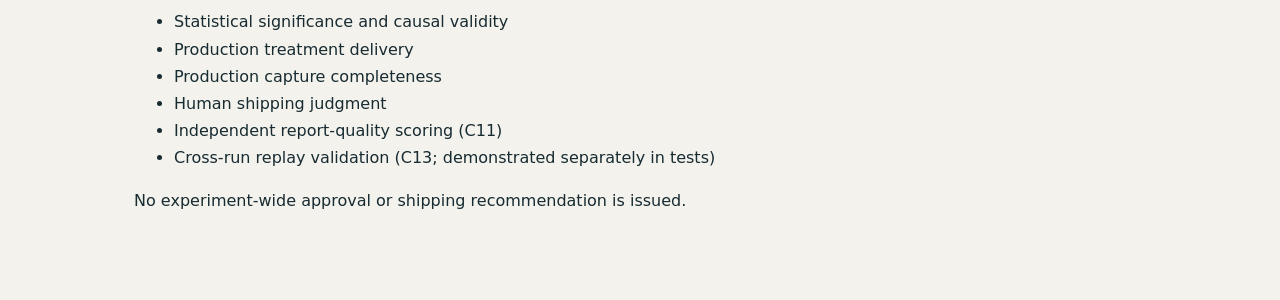
<file: demo/denominator-defect/report.html>
<!doctype html><html lang="en"><head><meta charset="utf-8"><meta name="viewport" content="width=device-width,initial-scale=1"><title>Pebbles · Evidence investigation</title><style>
:root{color-scheme:light;font-family:system-ui,-apple-system,sans-serif;color:#172b31;background:#f3f2ed}*{box-sizing:border-box}body{margin:0}main{max-width:1060px;margin:auto;padding:40px 24px 70px}header{border-bottom:1px solid #bdc8c7;padding-bottom:30px;margin-bottom:28px}.brand{font-weight:700;letter-spacing:.12em;font-size:14px;color:#32605d}h1{font-size:clamp(28px,4vw,44px);line-height:1.12;max-width:850px;margin:20px 0}h2{font-size:22px;margin:12px 0}p{line-height:1.65}.scope{max-width:850px;color:#455d62}a{color:#165e65}nav{display:flex;gap:20px;margin:20px 0}.run{font-size:12px;overflow-wrap:anywhere;color:#52696d}article{background:#fff;border:1px solid #d2dcda;border-left:5px solid #b77a2d;border-radius:7px;padding:24px;margin:18px 0}.failed{border-left-color:#b64735}.verified{border-left-color:#327269}.meta{font-size:12px;letter-spacing:.02em;color:#52696d}.next{background:#f5f4ed;padding:14px}details{margin-top:16px;font-size:14px}summary{cursor:pointer;color:#235d62}pre{white-space:pre-wrap;overflow-wrap:anywhere;padding:16px;background:#f4f7f6;font-size:12px}code{display:block;font-size:11px;overflow-wrap:anywhere;margin:5px 0 12px;color:#52696d}table{border-collapse:collapse;width:100%;font-size:13px;margin-top:18px}th,td{text-align:left;padding:12px 9px;border-bottom:1px solid #d2dcda}th{color:#426066}.scroll{overflow-x:auto}footer{border-top:1px solid #bdc8c7;margin-top:30px;padding-top:18px;line-height:1.7}@media print{body{background:white}details{display:block}article{break-inside:avoid}nav{display:none}}
</style></head><body><main><header><div class="brand">PEBBLES / PROTOTYPE 0.1</div><h1>Evidence discrepancies require investigation</h1><p class="scope">Findings concern supplied records and declared rules. They do not establish production completeness, treatment rendering, causal validity, significance, or a shipping decision.</p><nav><a href="report.json">Download JSON</a><a href="report.md">Read Markdown</a></nav><div class="run">Execution: Completed · Run 04372015-59e3-497a-a23f-2bbb961592de · 2026-11-13T05:14:14.017188+00:00</div></header><article class="failed"><div class="meta">C03 · <strong>Failed</strong> · supplied evidence only</div><h2>Does the supplied SQL use the intended denominator?</h2><p>The denominator expression counts exposure rows for treatment; the supplied definition requires distinct users. This is expression inspection only; the rest of the SQL and general query equivalence are not verified.</p><details><summary>Inspect calculation and records</summary><pre>{
  &quot;expression&quot;: &quot;CASE WHEN variant_id=&#x27;treatment&#x27; THEN COUNT(*) ELSE COUNT(DISTINCT user_id) END&quot;
}</pre></details><details><summary>Evidence and fingerprints</summary><ul><li><strong>metric.json</strong> · /<code>120e51d60c4c77413d81dcf4087601dd5052d831169003e8e9ebf2745d4c4181</code></li><li><strong>metric.sql</strong> · /<code>ae90d6bf47ae0d0878a52fe35100ff05ce60afb6b3a28064bc341366e67996dd</code></li></ul></details></article><article class="failed"><div class="meta">C05 · <strong>Failed</strong> · supplied evidence only</div><h2>Does the scorecard match the declared calculation?</h2><p>treatment: reported 2/4; supported calculation 2/3 (66.667%). Reconcile the scorecard before relying on this measurement.</p><details><summary>Inspect calculation and records</summary><pre>{
  &quot;computed&quot;: {
    &quot;control&quot;: {
      &quot;assigned&quot;: 4,
      &quot;distinct_exposed&quot;: 3,
      &quot;exposure_rows&quot;: 3,
      &quot;numerator&quot;: 1,
      &quot;denominator&quot;: 3,
      &quot;rate&quot;: &quot;1/3&quot;,
      &quot;rate_percent&quot;: 33.333
    },
    &quot;treatment&quot;: {
      &quot;assigned&quot;: 4,
      &quot;distinct_exposed&quot;: 3,
      &quot;exposure_rows&quot;: 4,
      &quot;numerator&quot;: 2,
      &quot;denominator&quot;: 3,
      &quot;rate&quot;: &quot;2/3&quot;,
      &quot;rate_percent&quot;: 66.667
    }
  },
  &quot;reported&quot;: {
    &quot;control&quot;: {
      &quot;denominator&quot;: 3,
      &quot;distinct_exposed&quot;: 3,
      &quot;numerator&quot;: 1,
      &quot;rate_percent&quot;: 33.333
    },
    &quot;treatment&quot;: {
      &quot;denominator&quot;: 4,
      &quot;distinct_exposed&quot;: 3,
      &quot;numerator&quot;: 2,
      &quot;rate_percent&quot;: 50.0
    }
  }
}</pre></details><p class="next"><strong>Next evidence</strong><br>Ask the metric owner to correct and regenerate the scorecard using the versioned denominator rule.</p><details><summary>Evidence and fingerprints</summary><ul><li><strong>configuration.json</strong> · /<code>465e98c2ba53f73f8a9c0cb3fcc94449674005fe13d7edfb9b306c37098a44b5</code></li><li><strong>metric.json</strong> · /<code>120e51d60c4c77413d81dcf4087601dd5052d831169003e8e9ebf2745d4c4181</code></li><li><strong>assignments.jsonl</strong> · all records<code>57ad938acfa6bedcb3c6c8fa6faaedf6cf19c4ae985bc2ffaf080dfd623d9f92</code></li><li><strong>exposures.jsonl</strong> · all records<code>fd7bfae7b324833d5b488610160c736d7b6898ea8ab49ccdc6b5e00d43928c90</code></li><li><strong>outcomes.jsonl</strong> · all records<code>5391039c97729fbf33f18426704deba8f540cf99600061318dca4e2cb44e8b9c</code></li><li><strong>scorecard.json</strong> · /<code>c87eb839c619c2d11a1942f3855a847dadfb9577e19ad6d8231ccddba95feaf6</code></li><li><strong>inventory.json</strong> · /<code>addbbc2eff555e58652fbfb3a08649dcc227e1517269c39f0cda75919ce6a64f</code></li></ul></details></article><article class="unknown"><div class="meta">C09 · <strong>Insufficient evidence</strong> · supplied evidence only</div><h2>Was treatment actually rendered correctly?</h2><p>Analytical files do not establish that treatment was actually rendered correctly. This prototype does not validate application or SDK behavior.</p><p class="next"><strong>Next evidence</strong><br>Ask the implementation owner for relevant render/instrumentation evidence if delivery is decision-critical.</p><details><summary>Evidence and fingerprints</summary><ul><li><strong>inventory.json</strong> · /<code>addbbc2eff555e58652fbfb3a08649dcc227e1517269c39f0cda75919ce6a64f</code></li></ul></details></article><article class="unknown"><div class="meta">C10 · <strong>Insufficient evidence</strong> · supplied evidence only</div><h2>Do these exports establish production completeness?</h2><p>Export counts and completeness declarations do not independently establish capture of all production activity.</p><p class="next"><strong>Next evidence</strong><br>Ask the data owner for independent capture reconciliation and source lineage if completeness is decision-critical.</p><details><summary>Evidence and fingerprints</summary><ul><li><strong>inventory.json</strong> · /<code>addbbc2eff555e58652fbfb3a08649dcc227e1517269c39f0cda75919ce6a64f</code></li></ul></details></article><article class="verified"><div class="meta">C01 · <strong>Verified</strong> · supplied evidence only</div><h2>What records are present?</h2><p>These are literal counts in the supplied files; they do not establish metric eligibility or production coverage.</p><details><summary>Inspect calculation and records</summary><pre>{
  &quot;assignments.jsonl&quot;: {
    &quot;rows&quot;: 8,
    &quot;distinct_users&quot;: 8
  },
  &quot;exposures.jsonl&quot;: {
    &quot;rows&quot;: 7,
    &quot;distinct_users&quot;: 6
  },
  &quot;outcomes.jsonl&quot;: {
    &quot;rows&quot;: 3,
    &quot;distinct_users&quot;: 3
  }
}</pre></details><details><summary>Evidence and fingerprints</summary><ul><li><strong>assignments.jsonl</strong> · all records<code>57ad938acfa6bedcb3c6c8fa6faaedf6cf19c4ae985bc2ffaf080dfd623d9f92</code></li><li><strong>exposures.jsonl</strong> · all records<code>fd7bfae7b324833d5b488610160c736d7b6898ea8ab49ccdc6b5e00d43928c90</code></li><li><strong>outcomes.jsonl</strong> · all records<code>5391039c97729fbf33f18426704deba8f540cf99600061318dca4e2cb44e8b9c</code></li></ul></details></article><article class="verified"><div class="meta">C02 · <strong>Verified</strong> · supplied evidence only</div><h2>What does the declared metric calculate?</h2><p>Computed v1 over the valid subset of supplied records using the declared assignment, identity and time rules. Zero denominators are undefined.</p><div class="scroll"><table><thead><tr><th>Arm</th><th>Assigned</th><th>Exposed users</th><th>Exposure events</th><th>Purchasers</th><th>Denominator</th><th>Rate</th></tr></thead><tbody><tr><td>control</td><td>4</td><td>3</td><td>3</td><td>1</td><td>3</td><td>1/3</td></tr><tr><td>treatment</td><td>4</td><td>3</td><td>4</td><td>2</td><td>3</td><td>2/3</td></tr></tbody></table></div><details><summary>Evidence and fingerprints</summary><ul><li><strong>configuration.json</strong> · /<code>465e98c2ba53f73f8a9c0cb3fcc94449674005fe13d7edfb9b306c37098a44b5</code></li><li><strong>metric.json</strong> · /<code>120e51d60c4c77413d81dcf4087601dd5052d831169003e8e9ebf2745d4c4181</code></li><li><strong>assignments.jsonl</strong> · all records<code>57ad938acfa6bedcb3c6c8fa6faaedf6cf19c4ae985bc2ffaf080dfd623d9f92</code></li><li><strong>exposures.jsonl</strong> · all records<code>fd7bfae7b324833d5b488610160c736d7b6898ea8ab49ccdc6b5e00d43928c90</code></li><li><strong>outcomes.jsonl</strong> · all records<code>5391039c97729fbf33f18426704deba8f540cf99600061318dca4e2cb44e8b9c</code></li></ul></details></article><article class="verified"><div class="meta">C04 · <strong>Verified</strong> · supplied evidence only</div><h2>Do the scorecard fields agree arithmetically?</h2><p>Reported percentages match the scorecard’s own numerator and denominator fields within three-decimal percentage rounding. This does not validate the intended denominator.</p><details><summary>Inspect calculation and records</summary><pre>{
  &quot;control&quot;: {
    &quot;denominator&quot;: 3,
    &quot;distinct_exposed&quot;: 3,
    &quot;numerator&quot;: 1,
    &quot;rate_percent&quot;: 33.333
  },
  &quot;treatment&quot;: {
    &quot;denominator&quot;: 4,
    &quot;distinct_exposed&quot;: 3,
    &quot;numerator&quot;: 2,
    &quot;rate_percent&quot;: 50.0
  }
}</pre></details><details><summary>Evidence and fingerprints</summary><ul><li><strong>scorecard.json</strong> · /<code>c87eb839c619c2d11a1942f3855a847dadfb9577e19ad6d8231ccddba95feaf6</code></li></ul></details></article><article class="verified"><div class="meta">C06 · <strong>Verified</strong> · supplied evidence only</div><h2>Do the reported and exported exposure counts agree?</h2><p>The displayed distinct-exposure counts equal the distinct users by arm in the exposure file.</p><details><summary>Inspect calculation and records</summary><pre>{
  &quot;control&quot;: {
    &quot;reported_distinct_exposed&quot;: 3,
    &quot;export_distinct_users&quot;: 3
  },
  &quot;treatment&quot;: {
    &quot;reported_distinct_exposed&quot;: 3,
    &quot;export_distinct_users&quot;: 3
  }
}</pre></details><details><summary>Evidence and fingerprints</summary><ul><li><strong>scorecard.json</strong> · /<code>c87eb839c619c2d11a1942f3855a847dadfb9577e19ad6d8231ccddba95feaf6</code></li><li><strong>exposures.jsonl</strong> · all records<code>fd7bfae7b324833d5b488610160c736d7b6898ea8ab49ccdc6b5e00d43928c90</code></li></ul></details></article><article class="verified"><div class="meta">C07 · <strong>Verified</strong> · supplied evidence only</div><h2>Do the sources declare a shared analytical scope?</h2><p>Inventory declares matching population, filters, window, snapshot and experiment revision. This is declared alignment, not independently proven upstream lineage.</p><details><summary>Evidence and fingerprints</summary><ul><li><strong>inventory.json</strong> · /<code>addbbc2eff555e58652fbfb3a08649dcc227e1517269c39f0cda75919ce6a64f</code></li><li><strong>configuration.json</strong> · /<code>465e98c2ba53f73f8a9c0cb3fcc94449674005fe13d7edfb9b306c37098a44b5</code></li><li><strong>metric.json</strong> · /<code>120e51d60c4c77413d81dcf4087601dd5052d831169003e8e9ebf2745d4c4181</code></li></ul></details></article><article class="verified"><div class="meta">C08 · <strong>Verified</strong> · supplied evidence only</div><h2>Which supplied records qualify or conflict?</h2><p>Identified 0 excluded records, 0 identity conflicts, 0 identical replays and 1 repeat encounters. A repeat encounter is not itself a defect; an orphan in these files does not prove a production tracking failure.</p><details><summary>Inspect calculation and records</summary><pre>{
  &quot;excluded&quot;: [],
  &quot;conflicts&quot;: [],
  &quot;identical_replays&quot;: 0,
  &quot;repeat_encounters&quot;: 1
}</pre></details><details><summary>Evidence and fingerprints</summary><ul><li><strong>configuration.json</strong> · /<code>465e98c2ba53f73f8a9c0cb3fcc94449674005fe13d7edfb9b306c37098a44b5</code></li><li><strong>metric.json</strong> · /<code>120e51d60c4c77413d81dcf4087601dd5052d831169003e8e9ebf2745d4c4181</code></li><li><strong>assignments.jsonl</strong> · all records<code>57ad938acfa6bedcb3c6c8fa6faaedf6cf19c4ae985bc2ffaf080dfd623d9f92</code></li><li><strong>exposures.jsonl</strong> · all records<code>fd7bfae7b324833d5b488610160c736d7b6898ea8ab49ccdc6b5e00d43928c90</code></li><li><strong>outcomes.jsonl</strong> · all records<code>5391039c97729fbf33f18426704deba8f540cf99600061318dca4e2cb44e8b9c</code></li></ul></details></article><footer><strong>Outside this investigation</strong><ul><li>Statistical significance and causal validity</li><li>Production treatment delivery</li><li>Production capture completeness</li><li>Human shipping judgment</li><li>Independent report-quality scoring (C11)</li><li>Cross-run replay validation (C13; demonstrated separately in tests)</li></ul><p>No experiment-wide approval or shipping recommendation is issued.</p></footer></main></body></html>
</file>
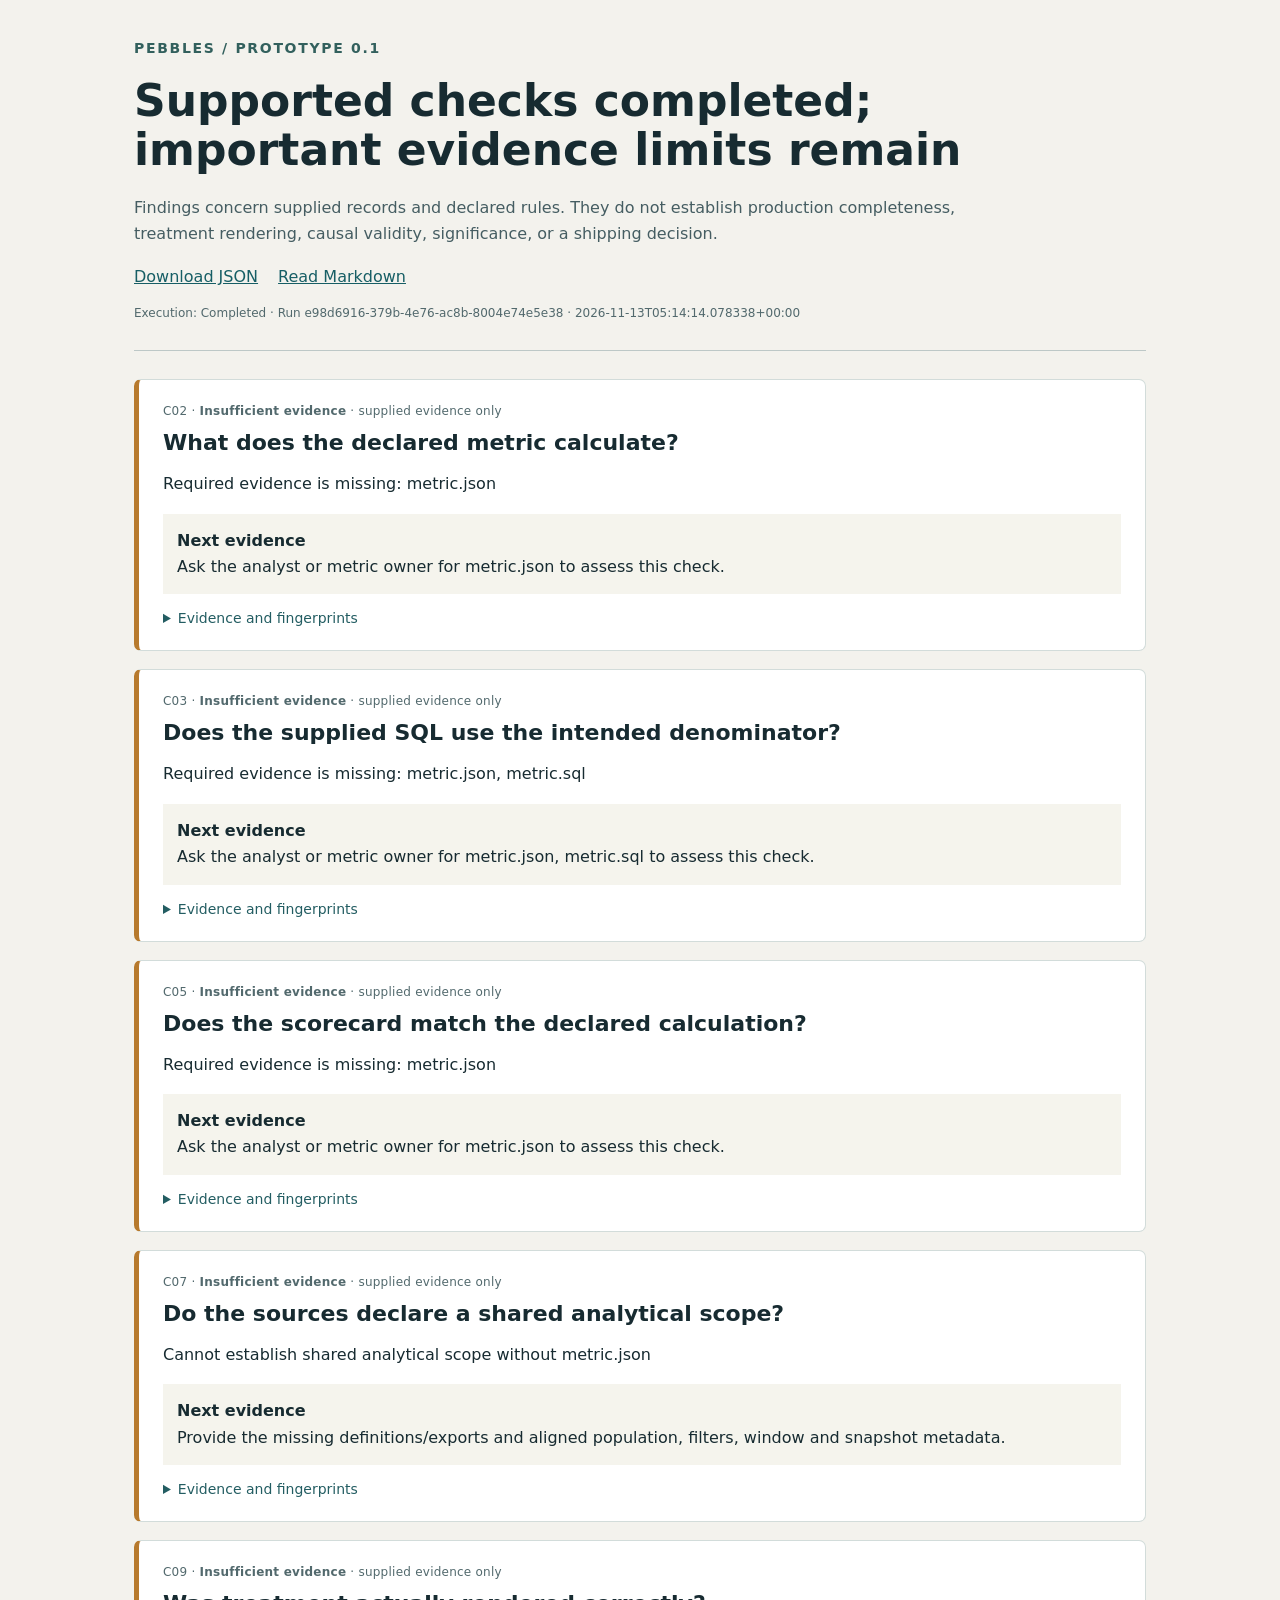
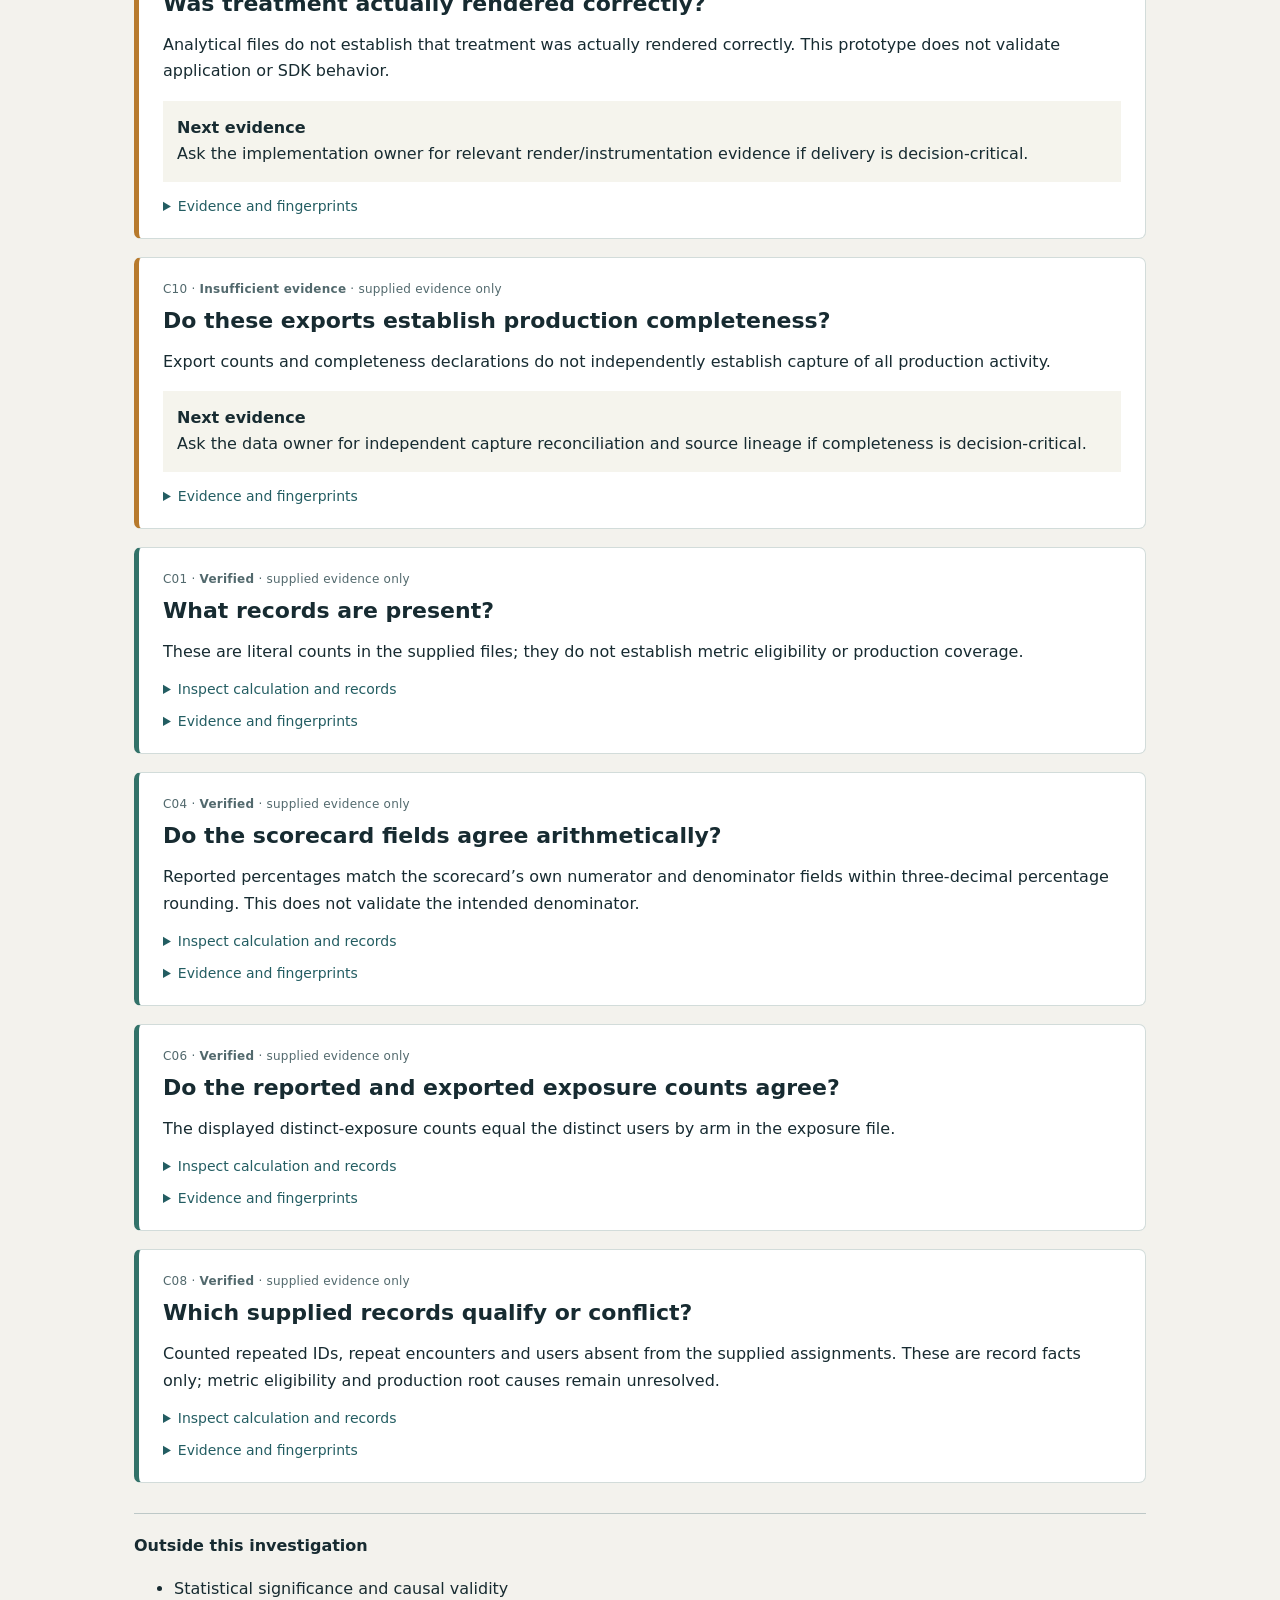
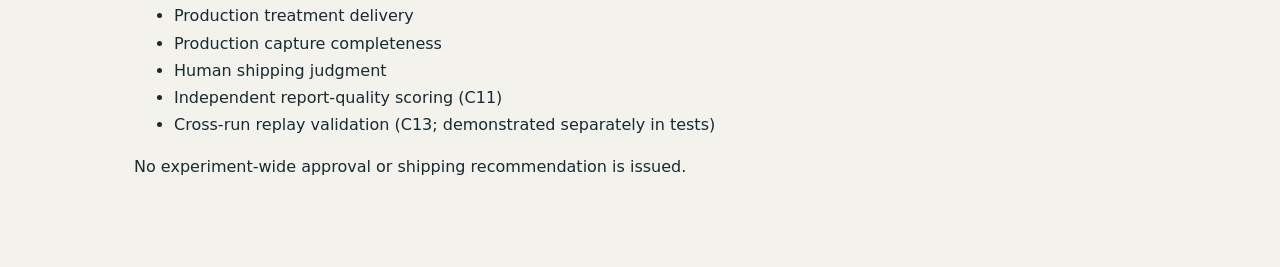
<file: demo/missing-definition/report.html>
<!doctype html><html lang="en"><head><meta charset="utf-8"><meta name="viewport" content="width=device-width,initial-scale=1"><title>Pebbles · Evidence investigation</title><style>
:root{color-scheme:light;font-family:system-ui,-apple-system,sans-serif;color:#172b31;background:#f3f2ed}*{box-sizing:border-box}body{margin:0}main{max-width:1060px;margin:auto;padding:40px 24px 70px}header{border-bottom:1px solid #bdc8c7;padding-bottom:30px;margin-bottom:28px}.brand{font-weight:700;letter-spacing:.12em;font-size:14px;color:#32605d}h1{font-size:clamp(28px,4vw,44px);line-height:1.12;max-width:850px;margin:20px 0}h2{font-size:22px;margin:12px 0}p{line-height:1.65}.scope{max-width:850px;color:#455d62}a{color:#165e65}nav{display:flex;gap:20px;margin:20px 0}.run{font-size:12px;overflow-wrap:anywhere;color:#52696d}article{background:#fff;border:1px solid #d2dcda;border-left:5px solid #b77a2d;border-radius:7px;padding:24px;margin:18px 0}.failed{border-left-color:#b64735}.verified{border-left-color:#327269}.meta{font-size:12px;letter-spacing:.02em;color:#52696d}.next{background:#f5f4ed;padding:14px}details{margin-top:16px;font-size:14px}summary{cursor:pointer;color:#235d62}pre{white-space:pre-wrap;overflow-wrap:anywhere;padding:16px;background:#f4f7f6;font-size:12px}code{display:block;font-size:11px;overflow-wrap:anywhere;margin:5px 0 12px;color:#52696d}table{border-collapse:collapse;width:100%;font-size:13px;margin-top:18px}th,td{text-align:left;padding:12px 9px;border-bottom:1px solid #d2dcda}th{color:#426066}.scroll{overflow-x:auto}footer{border-top:1px solid #bdc8c7;margin-top:30px;padding-top:18px;line-height:1.7}@media print{body{background:white}details{display:block}article{break-inside:avoid}nav{display:none}}
</style></head><body><main><header><div class="brand">PEBBLES / PROTOTYPE 0.1</div><h1>Supported checks completed; important evidence limits remain</h1><p class="scope">Findings concern supplied records and declared rules. They do not establish production completeness, treatment rendering, causal validity, significance, or a shipping decision.</p><nav><a href="report.json">Download JSON</a><a href="report.md">Read Markdown</a></nav><div class="run">Execution: Completed · Run e98d6916-379b-4e76-ac8b-8004e74e5e38 · 2026-11-13T05:14:14.078338+00:00</div></header><article class="unknown"><div class="meta">C02 · <strong>Insufficient evidence</strong> · supplied evidence only</div><h2>What does the declared metric calculate?</h2><p>Required evidence is missing: metric.json</p><p class="next"><strong>Next evidence</strong><br>Ask the analyst or metric owner for metric.json to assess this check.</p><details><summary>Evidence and fingerprints</summary><ul><li><strong>configuration.json</strong> · /<code>109e433e38ec86260ac920490627e6ca6e845872b1f8c694cde901eb846d79f4</code></li><li><strong>assignments.jsonl</strong> · all records<code>57ad938acfa6bedcb3c6c8fa6faaedf6cf19c4ae985bc2ffaf080dfd623d9f92</code></li><li><strong>exposures.jsonl</strong> · all records<code>fd7bfae7b324833d5b488610160c736d7b6898ea8ab49ccdc6b5e00d43928c90</code></li><li><strong>outcomes.jsonl</strong> · all records<code>5391039c97729fbf33f18426704deba8f540cf99600061318dca4e2cb44e8b9c</code></li></ul></details></article><article class="unknown"><div class="meta">C03 · <strong>Insufficient evidence</strong> · supplied evidence only</div><h2>Does the supplied SQL use the intended denominator?</h2><p>Required evidence is missing: metric.json, metric.sql</p><p class="next"><strong>Next evidence</strong><br>Ask the analyst or metric owner for metric.json, metric.sql to assess this check.</p><details><summary>Evidence and fingerprints</summary><ul></ul></details></article><article class="unknown"><div class="meta">C05 · <strong>Insufficient evidence</strong> · supplied evidence only</div><h2>Does the scorecard match the declared calculation?</h2><p>Required evidence is missing: metric.json</p><p class="next"><strong>Next evidence</strong><br>Ask the analyst or metric owner for metric.json to assess this check.</p><details><summary>Evidence and fingerprints</summary><ul><li><strong>configuration.json</strong> · /<code>109e433e38ec86260ac920490627e6ca6e845872b1f8c694cde901eb846d79f4</code></li><li><strong>assignments.jsonl</strong> · all records<code>57ad938acfa6bedcb3c6c8fa6faaedf6cf19c4ae985bc2ffaf080dfd623d9f92</code></li><li><strong>exposures.jsonl</strong> · all records<code>fd7bfae7b324833d5b488610160c736d7b6898ea8ab49ccdc6b5e00d43928c90</code></li><li><strong>outcomes.jsonl</strong> · all records<code>5391039c97729fbf33f18426704deba8f540cf99600061318dca4e2cb44e8b9c</code></li><li><strong>scorecard.json</strong> · /<code>dded54fa494e6ff49f11146de38a8ef135bf7afb259e26933a116633e1d033fa</code></li><li><strong>inventory.json</strong> · /<code>4e0d9ec19975cf90ed683431e389954942c6549766a189e1204f3b550f1c9e20</code></li></ul></details></article><article class="unknown"><div class="meta">C07 · <strong>Insufficient evidence</strong> · supplied evidence only</div><h2>Do the sources declare a shared analytical scope?</h2><p>Cannot establish shared analytical scope without metric.json</p><p class="next"><strong>Next evidence</strong><br>Provide the missing definitions/exports and aligned population, filters, window and snapshot metadata.</p><details><summary>Evidence and fingerprints</summary><ul><li><strong>inventory.json</strong> · /<code>4e0d9ec19975cf90ed683431e389954942c6549766a189e1204f3b550f1c9e20</code></li></ul></details></article><article class="unknown"><div class="meta">C09 · <strong>Insufficient evidence</strong> · supplied evidence only</div><h2>Was treatment actually rendered correctly?</h2><p>Analytical files do not establish that treatment was actually rendered correctly. This prototype does not validate application or SDK behavior.</p><p class="next"><strong>Next evidence</strong><br>Ask the implementation owner for relevant render/instrumentation evidence if delivery is decision-critical.</p><details><summary>Evidence and fingerprints</summary><ul><li><strong>inventory.json</strong> · /<code>4e0d9ec19975cf90ed683431e389954942c6549766a189e1204f3b550f1c9e20</code></li></ul></details></article><article class="unknown"><div class="meta">C10 · <strong>Insufficient evidence</strong> · supplied evidence only</div><h2>Do these exports establish production completeness?</h2><p>Export counts and completeness declarations do not independently establish capture of all production activity.</p><p class="next"><strong>Next evidence</strong><br>Ask the data owner for independent capture reconciliation and source lineage if completeness is decision-critical.</p><details><summary>Evidence and fingerprints</summary><ul><li><strong>inventory.json</strong> · /<code>4e0d9ec19975cf90ed683431e389954942c6549766a189e1204f3b550f1c9e20</code></li></ul></details></article><article class="verified"><div class="meta">C01 · <strong>Verified</strong> · supplied evidence only</div><h2>What records are present?</h2><p>These are literal counts in the supplied files; they do not establish metric eligibility or production coverage.</p><details><summary>Inspect calculation and records</summary><pre>{
  &quot;assignments.jsonl&quot;: {
    &quot;rows&quot;: 8,
    &quot;distinct_users&quot;: 8
  },
  &quot;exposures.jsonl&quot;: {
    &quot;rows&quot;: 7,
    &quot;distinct_users&quot;: 6
  },
  &quot;outcomes.jsonl&quot;: {
    &quot;rows&quot;: 3,
    &quot;distinct_users&quot;: 3
  }
}</pre></details><details><summary>Evidence and fingerprints</summary><ul><li><strong>assignments.jsonl</strong> · all records<code>57ad938acfa6bedcb3c6c8fa6faaedf6cf19c4ae985bc2ffaf080dfd623d9f92</code></li><li><strong>exposures.jsonl</strong> · all records<code>fd7bfae7b324833d5b488610160c736d7b6898ea8ab49ccdc6b5e00d43928c90</code></li><li><strong>outcomes.jsonl</strong> · all records<code>5391039c97729fbf33f18426704deba8f540cf99600061318dca4e2cb44e8b9c</code></li></ul></details></article><article class="verified"><div class="meta">C04 · <strong>Verified</strong> · supplied evidence only</div><h2>Do the scorecard fields agree arithmetically?</h2><p>Reported percentages match the scorecard’s own numerator and denominator fields within three-decimal percentage rounding. This does not validate the intended denominator.</p><details><summary>Inspect calculation and records</summary><pre>{
  &quot;control&quot;: {
    &quot;denominator&quot;: 3,
    &quot;distinct_exposed&quot;: 3,
    &quot;numerator&quot;: 1,
    &quot;rate_percent&quot;: 33.333
  },
  &quot;treatment&quot;: {
    &quot;denominator&quot;: 3,
    &quot;distinct_exposed&quot;: 3,
    &quot;numerator&quot;: 2,
    &quot;rate_percent&quot;: 66.667
  }
}</pre></details><details><summary>Evidence and fingerprints</summary><ul><li><strong>scorecard.json</strong> · /<code>dded54fa494e6ff49f11146de38a8ef135bf7afb259e26933a116633e1d033fa</code></li></ul></details></article><article class="verified"><div class="meta">C06 · <strong>Verified</strong> · supplied evidence only</div><h2>Do the reported and exported exposure counts agree?</h2><p>The displayed distinct-exposure counts equal the distinct users by arm in the exposure file.</p><details><summary>Inspect calculation and records</summary><pre>{
  &quot;control&quot;: {
    &quot;reported_distinct_exposed&quot;: 3,
    &quot;export_distinct_users&quot;: 3
  },
  &quot;treatment&quot;: {
    &quot;reported_distinct_exposed&quot;: 3,
    &quot;export_distinct_users&quot;: 3
  }
}</pre></details><details><summary>Evidence and fingerprints</summary><ul><li><strong>scorecard.json</strong> · /<code>dded54fa494e6ff49f11146de38a8ef135bf7afb259e26933a116633e1d033fa</code></li><li><strong>exposures.jsonl</strong> · all records<code>fd7bfae7b324833d5b488610160c736d7b6898ea8ab49ccdc6b5e00d43928c90</code></li></ul></details></article><article class="verified"><div class="meta">C08 · <strong>Verified</strong> · supplied evidence only</div><h2>Which supplied records qualify or conflict?</h2><p>Counted repeated IDs, repeat encounters and users absent from the supplied assignments. These are record facts only; metric eligibility and production root causes remain unresolved.</p><details><summary>Inspect calculation and records</summary><pre>{
  &quot;conflicts&quot;: [],
  &quot;identical_replays&quot;: 0,
  &quot;orphan_record_ids&quot;: [],
  &quot;repeat_encounters&quot;: 1
}</pre></details><details><summary>Evidence and fingerprints</summary><ul><li><strong>assignments.jsonl</strong> · all records<code>57ad938acfa6bedcb3c6c8fa6faaedf6cf19c4ae985bc2ffaf080dfd623d9f92</code></li><li><strong>exposures.jsonl</strong> · all records<code>fd7bfae7b324833d5b488610160c736d7b6898ea8ab49ccdc6b5e00d43928c90</code></li></ul></details></article><footer><strong>Outside this investigation</strong><ul><li>Statistical significance and causal validity</li><li>Production treatment delivery</li><li>Production capture completeness</li><li>Human shipping judgment</li><li>Independent report-quality scoring (C11)</li><li>Cross-run replay validation (C13; demonstrated separately in tests)</li></ul><p>No experiment-wide approval or shipping recommendation is issued.</p></footer></main></body></html>
</file>
